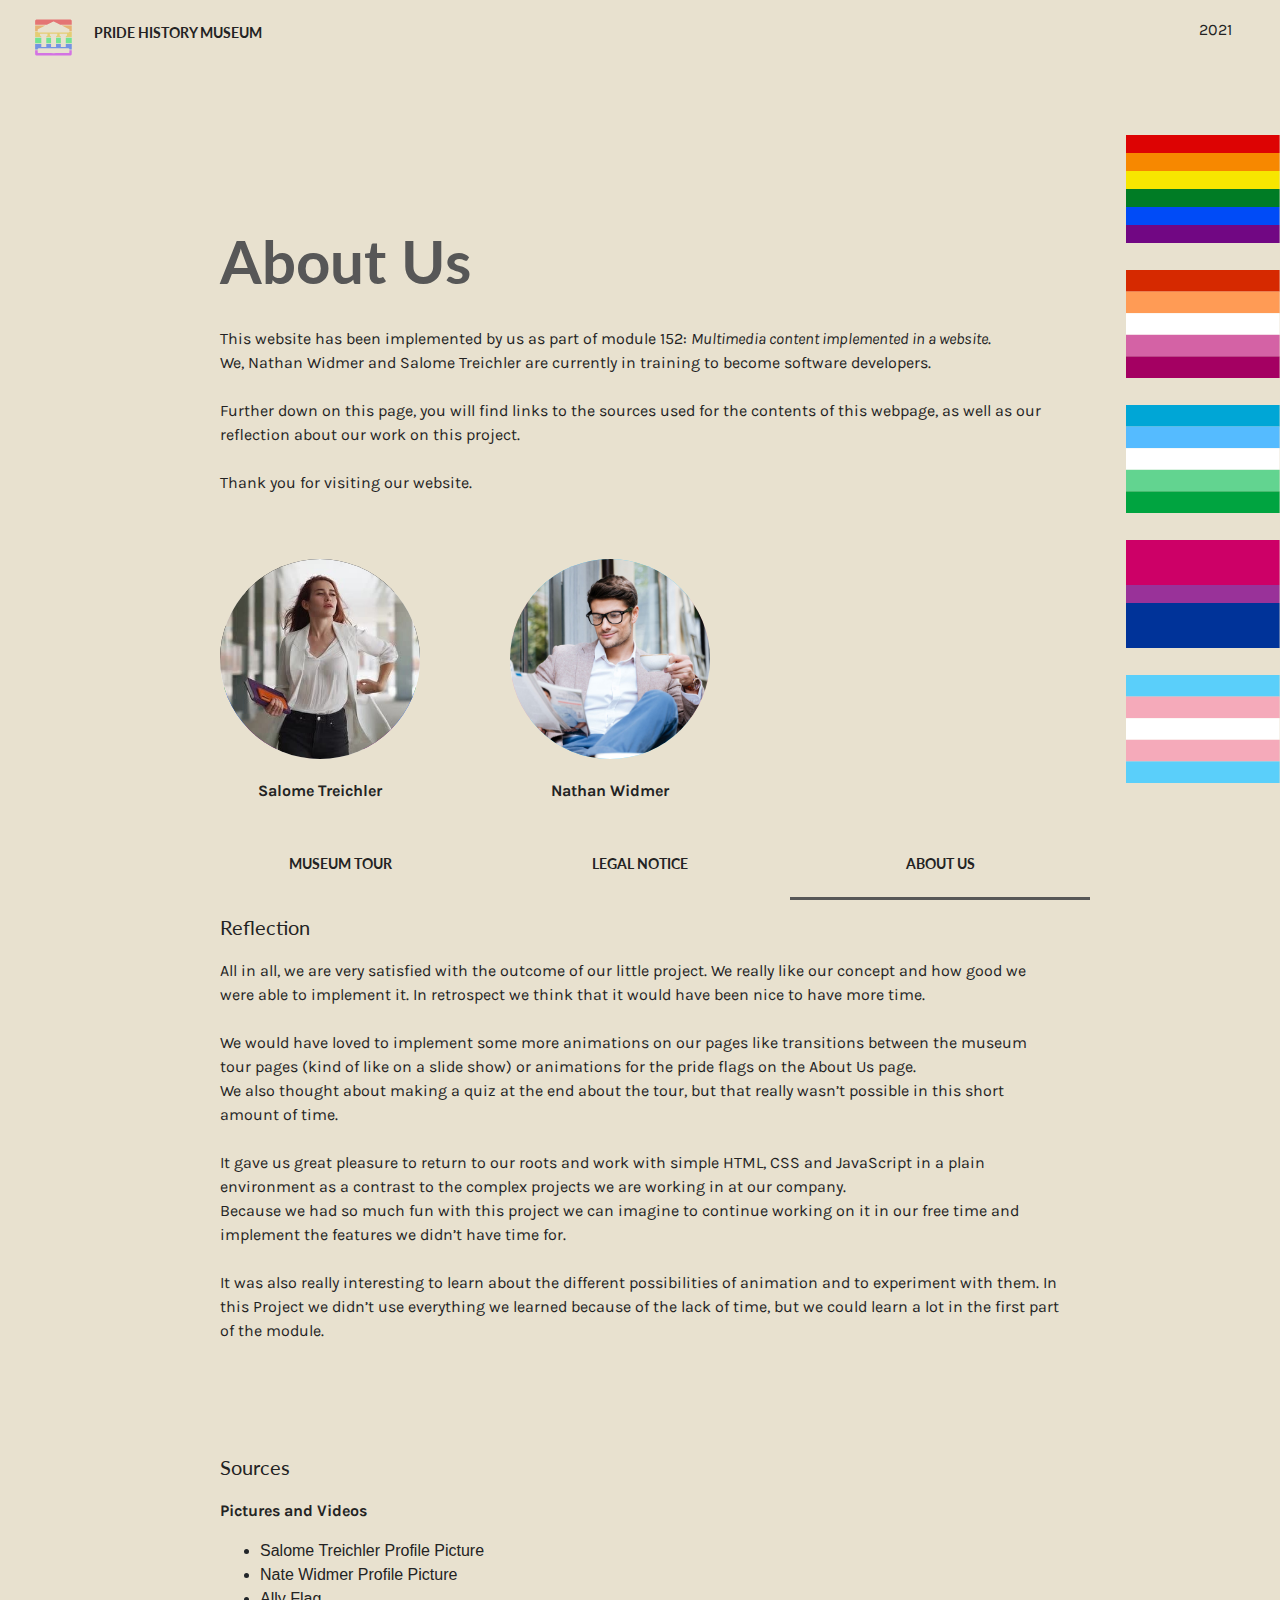
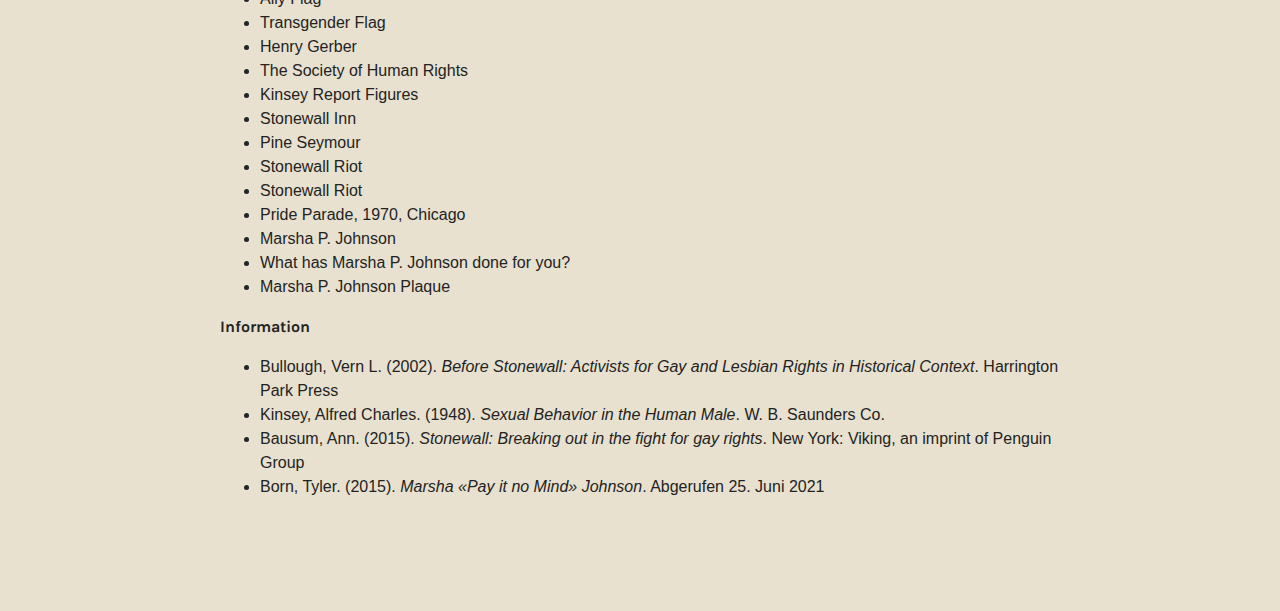
<file: about-us.html>
<!DOCTYPE html>
<html lang="en">

<head>
  <title>Pride History Museum</title>
  <meta charset="utf-8">
  <meta name="viewport" content="width=device-width, initial-scale=1">

  <!--Bootstrap-->
  <link rel="stylesheet" href="https://maxcdn.bootstrapcdn.com/bootstrap/4.5.2/css/bootstrap.min.css">
  <script src="https://ajax.googleapis.com/ajax/libs/jquery/3.5.1/jquery.min.js"></script>
  <script src="https://cdnjs.cloudflare.com/ajax/libs/popper.js/1.16.0/umd/popper.min.js"></script>
  <script src="https://maxcdn.bootstrapcdn.com/bootstrap/4.5.2/js/bootstrap.min.js"></script>

  <!--Our stylesheets-->
  <link rel="stylesheet" href="./css/style.css">
  <link rel="stylesheet" href="./css/about-us.css">
  <!--Google Fonts-->
  <link href='http://fonts.googleapis.com/css?family=Lato:400,700' rel='stylesheet' type='text/css'>
  <link href='https://fonts.googleapis.com/css?family=Karla:700,400' rel='stylesheet' type='text/css'>
</head>

<body>

  <div class="d-flex flex-row justify-content-between align-items-center header fixed-top position-sticky"
    style="width: 100%">
    <div class="p-2">
      <div class="row" style="align-items: center;">
        <img src="data/pridelogo.svg" width="8%" height="8%">
        <h4 style="margin-left: 20px;">PRIDE HISTORY MUSEUM</h4>
      </div>
    </div>
    <div class="p-2">
      <p>2021</p>
    </div>
  </div>

  <div class="container page-content">

    <div id="flag-container">
      <svg id="rainbow-flag" class="flags">
        <rect class="six-stripes" id="red" />
        <rect class="six-stripes" id="orange" />
        <rect class="six-stripes" id="yellow" />
        <rect class="six-stripes" id="green" />
        <rect class="six-stripes" id="blue" />
        <rect class="six-stripes" id="purple" />
      </svg>
      <svg id="lesbian-flag" class="flags">
        <rect class="five-stripes" id="orange" />
        <rect class="five-stripes" id="light-orange" />
        <rect class="five-stripes" id="white" />
        <rect class="five-stripes" id="light-pink" />
        <rect class="five-stripes" id="pink" />
      </svg>
      <svg id="gay-flag" class="flags">
        <rect class="five-stripes" id="blue" />
        <rect class="five-stripes" id="light-blue" />
        <rect class="five-stripes" id="white" />
        <rect class="five-stripes" id="light-green" />
        <rect class="five-stripes" id="green" />
      </svg>
      <svg id="bi-flag" class="flags">
        <rect class="three-stripes" id="pink" />
        <rect class="six-stripes" id="purple" />
        <rect class="three-stripes" id="blue" />
      </svg>
      <svg id="trans-flag" class="flags">
        <rect class="five-stripes" id="light-blue" />
        <rect class="five-stripes" id="light-pink" />
        <rect class="five-stripes" id="white" />
        <rect class="five-stripes" id="light-pink-2" />
        <rect class="five-stripes" id="light-blue-2" />
      </svg>
    </div>

    <h2>About Us</h2>
    <p>
      This website has been implemented by us as part of module 152: <i>Multimedia content implemented in a
        website</i>.<br>
      We, Nathan Widmer and Salome Treichler are currently in training to become software developers.<br>
      <br>
      Further down on this page, you will find links to the sources used for the contents of this webpage, as well as
      our reflection about our work on this project.<br>
      <br>
      Thank you for visiting our website.<br><br><br>
    </p>
    <div class="row d-flex flex-row">
      <div class="col-sm-4 creator">
        <div id="ally-flag-profile">
          <img src="./data/businesswoman.jpg" class="profile-picture">
        </div>
        <p><b>Salome Treichler</b></p>
      </div>
      <div class="col-sm-4 creator">
        <div id="trans-flag-profile">
          <img src="./data/businessman.jpg" class="profile-picture">
        </div>
        <p><b>Nathan Widmer</b></p>
      </div>
    </div>
    <br><br><br><br>
    <h3>Reflection</h3>
    <p>
      All in all, we are very satisfied with the outcome of our little project.
      We really like our concept and how good we were able to implement it. In retrospect we think that it would have
      been nice to have more time. <br><br>
      We would have loved to implement some more animations on our pages like transitions between the museum tour pages
      (kind of like on a slide show) or animations for the pride flags on the About Us page. <br>
      We also thought about making a quiz at the end about the tour, but that really wasn’t possible in this short amount of time. <br><br>
      It gave us great pleasure to return to our roots and work with simple HTML, CSS and JavaScript in a
      plain environment as a contrast to the complex projects we are working in at our company.<br> Because we had so much
      fun with this project we can imagine to continue working on it in our free time and implement the features we
      didn’t have time for.<br><br>
      It was also really interesting to learn about the different possibilities of animation and to experiment with them.
      In this Project we didn’t use everything we learned because of the lack of time, but we could learn a lot in the
      first part of the module.
    </p>
    <br><br><br><br>
    <h3>Sources</h3>
    <p><b>Pictures and Videos</b></p>
    <ul>
      <li>
        <a class="rainbow-link" target="_blank" rel="noopener noreferrer"
          href="https://videohive.net/item/beautiful-business-woman-with-red-hair-in-fashion-clothes-walk-work-near-office/29637840">Salome
          Treichler Profile Picture</a>
      </li>
      <li>
        <a class="rainbow-link" target="_blank" rel="noopener noreferrer"
          href="https://sensiblebusinessmen.com/business-magazines/">Nate Widmer Profile Picture</a>
      </li>
      <li>
        <a class="rainbow-link" target="_blank" rel="noopener noreferrer"
          href="https://en.wikipedia.org/wiki/Straight_ally#/media/File:Straight_Ally_flag.svg">Ally Flag</a>
      </li>
      <li>
        <a class="rainbow-link" target="_blank" rel="noopener noreferrer"
          href="https://en.wikipedia.org/wiki/Transgender_flag#/media/File:Transgender_Pride_flag.svg">Transgender
          Flag</a>
      </li>
      <li>
        <a class="rainbow-link" target="_blank" rel="noopener noreferrer"
          href="https://ponagansetpost.com/16649/news/do-you-know-henry-gerber/">Henry Gerber</a>
      </li>
      <li>
        <a class="rainbow-link" target="_blank" rel="noopener noreferrer"
          href="https://time.graphics/de/event/939594">The Society of Human Rights</a>
      </li>
      <li>
        <a class="rainbow-link" target="_blank" rel="noopener noreferrer"
          href="https://archive.org/details/in.ernet.dli.2015.187552/page/n647/mode/2up">Kinsey Report Figures</a>
      </li>
      <li>
        <a class="rainbow-link" target="_blank" rel="noopener noreferrer"
          href="https://www.nytimes.com/2019/06/27/nyregion/stonewall-inn-nyc-1969.html">Stonewall Inn</a>
      </li>
      <li>
        <a class="rainbow-link" target="_blank" rel="noopener noreferrer"
          href="https://www.nytimes.com/2010/09/08/nyregion/08pine.html">Pine Seymour</a>
      </li>
      <li>
        <a class="rainbow-link" target="_blank" rel="noopener noreferrer"
          href="https://www.nytimes.com/2018/06/20/nyregion/new-york-today-stonewall-forever.html">Stonewall Riot</a>
      </li>
      <li>
        <a class="rainbow-link" target="_blank" rel="noopener noreferrer"
          href="https://www.nytimes.com/2018/06/20/nyregion/new-york-today-stonewall-forever.html">Stonewall Riot</a>
      </li>
      <li>
        <a class="rainbow-link" target="_blank" rel="noopener noreferrer"
          href="https://www.youtube.com/watch?v=gprxmytqKzw">Pride Parade, 1970, Chicago</a>
      </li>
      <li>
        <a class="rainbow-link" target="_blank" rel="noopener noreferrer"
          href="https://www.bbc.co.uk/newsround/52981395">Marsha P. Johnson</a>
      </li>
      <li>
        <a class="rainbow-link" target="_blank" rel="noopener noreferrer"
          href="https://www.youtube.com/watch?v=aEEoAmD9fiE">What has Marsha P. Johnson done for you?</a>
      </li>
      <li>
        <a class="rainbow-link" target="_blank" rel="noopener noreferrer"
          href="https://www.villagepreservation.org/2017/07/06/marsha-p-johnson-trans-activist-stonewall-revolutionary-village-resident/">Marsha
          P. Johnson Plaque</a>
      </li>
    </ul>
    <p><b>Information</b></p>
    <ul>
      <li>
        <a class="rainbow-link" target="_blank" rel="noopener noreferrer"
          href="https://www.routledge.com/Before-Stonewall-Activists-for-Gay-and-Lesbian-Rights-in-Historical-Context/Bullough/p/book/9781560231936">Bullough,
          Vern L. (2002). <i>Before
          Stonewall: Activists for Gay and Lesbian Rights in Historical Context</i>. Harrington Park Press</a>
      </li>
      <li>
        <a class="rainbow-link" target="_blank" rel="noopener noreferrer"
          href="https://www.worldcat.org/title/sexual-behavior-in-the-human-male/oclc/259219">Kinsey, Alfred Charles.
          (1948).
          <i>Sexual Behavior in the Human Male</i>. W. B. Saunders Co.</a>
      </li>
      <li>
        <a class="rainbow-link" target="_blank" rel="noopener noreferrer"
          href="https://www.penguinrandomhouse.com/books/315435/stonewall-breaking-out-in-the-fight-for-gay-rights-by-ann-bausum/">Bausum,
          Ann. (2015).
          <i>Stonewall: Breaking out in the fight for gay rights</i>. New York: Viking, an imprint of Penguin Group</a>
      </li>
      <li>
        <a class="rainbow-link" target="_blank" rel="noopener noreferrer"
          href="https://outhistory.org/exhibits/show/tgi-bios/marsha-p-johnson">Born,
          Tyler. (2015). <i>Marsha «Pay it no Mind» Johnson</i>. Abgerufen 25. Juni 2021
        </a>
      </li>
    </ul>
    <br><br><br><br>
  </div>

  <nav class="navbar fixed-bottom navbar-expand-sm nav-footer">
    <div class="d-flex flex-row justify-content-center align-items-center" style="width: 100%">
      <div class="p-2 menu-item not-active">
        <a class="nav-link center-text" href="./index.html">
          <h4 class="rainbow">MUSEUM TOUR</h4>
        </a>
      </div>
      <div class="p-2 menu-item not-active">
        <a class="nav-link center-text" href="./legal-notice.html">
          <h4 class="rainbow">LEGAL NOTICE</h4>
        </a>
      </div>
      <div class="p-2 menu-item active">
        <a class="nav-link center-text" href="./about-us.html">
          <h4 class="rainbow">ABOUT US</h4>
        </a>
      </div>
    </div>
  </nav>

</body>

</html>
</file>
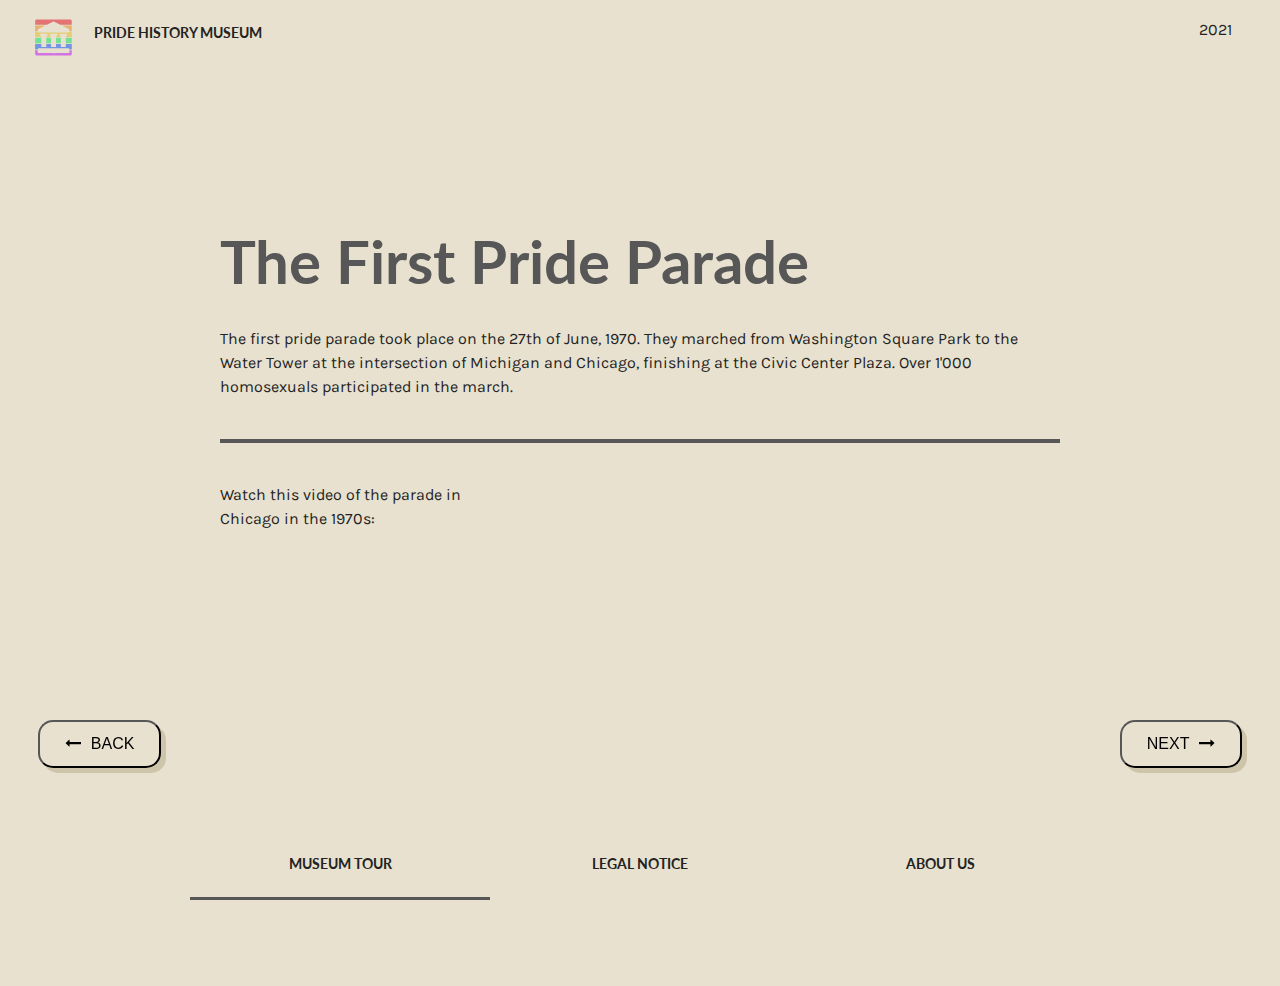
<file: museum-tour/first-pride-parade.html>
<!DOCTYPE html>
<html lang="en">

<head>
    <title>Pride History Museum</title>
    <meta charset="utf-8">
    <meta name="viewport" content="width=device-width, initial-scale=1">

    <!--Bootstrap-->
    <link rel="stylesheet" href="https://maxcdn.bootstrapcdn.com/bootstrap/4.5.2/css/bootstrap.min.css">
    <script src="https://ajax.googleapis.com/ajax/libs/jquery/3.5.1/jquery.min.js"></script>
    <script src="https://cdnjs.cloudflare.com/ajax/libs/popper.js/1.16.0/umd/popper.min.js"></script>
    <script src="https://maxcdn.bootstrapcdn.com/bootstrap/4.5.2/js/bootstrap.min.js"></script>

    <!--Our stylesheets-->
    <link rel="stylesheet" href="../css/style.css">
    <link rel="stylesheet" href="../css/museum-tour.css">

    <!--Google Fonts-->
    <link href='http://fonts.googleapis.com/css?family=Lato:400,700,900,300' rel='stylesheet' type='text/css'>
    <link href='https://fonts.googleapis.com/css?family=Karla:700,400' rel='stylesheet' type='text/css'>

    <!-- Font Awesome -->
    <link href="http://maxcdn.bootstrapcdn.com/font-awesome/4.1.0/css/font-awesome.min.css" rel="stylesheet">

    <!-- AOS -->
    <link href="https://unpkg.com/aos@2.3.1/dist/aos.css" rel="stylesheet">
    <script src="https://unpkg.com/aos@2.3.1/dist/aos.js"></script>
</head>

<body>

    <div class="d-flex flex-row justify-content-between align-items-center header fixed-top position-sticky"
        style="width: 100%">
        <div class="p-2">
            <div class="row" style="align-items: center;">
                <img src="../data/pridelogo.svg" width="8%" height="8%">
                <h4 style="margin-left: 20px;">PRIDE HISTORY MUSEUM</h4>
            </div>
        </div>
        <div class="p-2">
            <p>2021</p>
        </div>
    </div>

    <div class="container page-content">
        <h2>The First Pride Parade</h2>
        <p>
            The first pride parade took place on the 27th of June, 1970. They marched from Washington Square Park to the
            Water Tower at the intersection of Michigan and Chicago, finishing at the Civic Center Plaza. Over 1'000
            homosexuals participated in the march.
            <br><br>
        </p>
        <hr>
        <br>
        <div class="row">
            <div class="col-4">
                <div class="text-container-no-bg">
                    <p>Watch this video of the parade in Chicago in the 1970s:</p>
                </div>
            </div>
            <div class="col-8">
                <div class="text-container-no-bg">
                    <iframe width="550" height="400" src="https://www.youtube.com/embed/gprxmytqKzw"
                        title="YouTube video player" frameborder="0"
                        allow="accelerometer; autoplay; clipboard-write; encrypted-media; gyroscope; picture-in-picture"
                        allowfullscreen></iframe>
                </div>
            </div>
        </div>
        <br><br><br>
        <div class="button-container-right">
            <a href="./marsha-p-johnson.html"><button>next <i class="fa fa-long-arrow-right arrowr"
                        aria-hidden="true"></i></button></a>
        </div>
        <div class="button-container-left">
            <a href="./stonewall-riots.html"><button><i class="fa fa-long-arrow-left arrowl" aria-hidden="true"></i>
                    back</button></a>
        </div>
        <br>
    </div>

    <nav class="navbar fixed-bottom navbar-expand-sm nav-footer">
        <div class="d-flex flex-row justify-content-center align-items-center" style="width: 100%">
            <div class="p-2 menu-item active">
                <a class="nav-link center-text" href="../index.html">
                    <h4 class="rainbow">MUSEUM TOUR</h4>
                </a>
            </div>
            <div class="p-2 menu-item not-active">
                <a class="nav-link center-text" href="../legal-notice.html">
                    <h4 class="rainbow">LEGAL NOTICE</h4>
                </a>
            </div>
            <div class="p-2 menu-item not-active">
                <a class="nav-link center-text" href="../about-us.html">
                    <h4 class="rainbow">ABOUT US</h4>
                </a>
            </div>
        </div>
    </nav>
    <script src="../scripts/aos.js"></script>
</body>

</html>
</file>
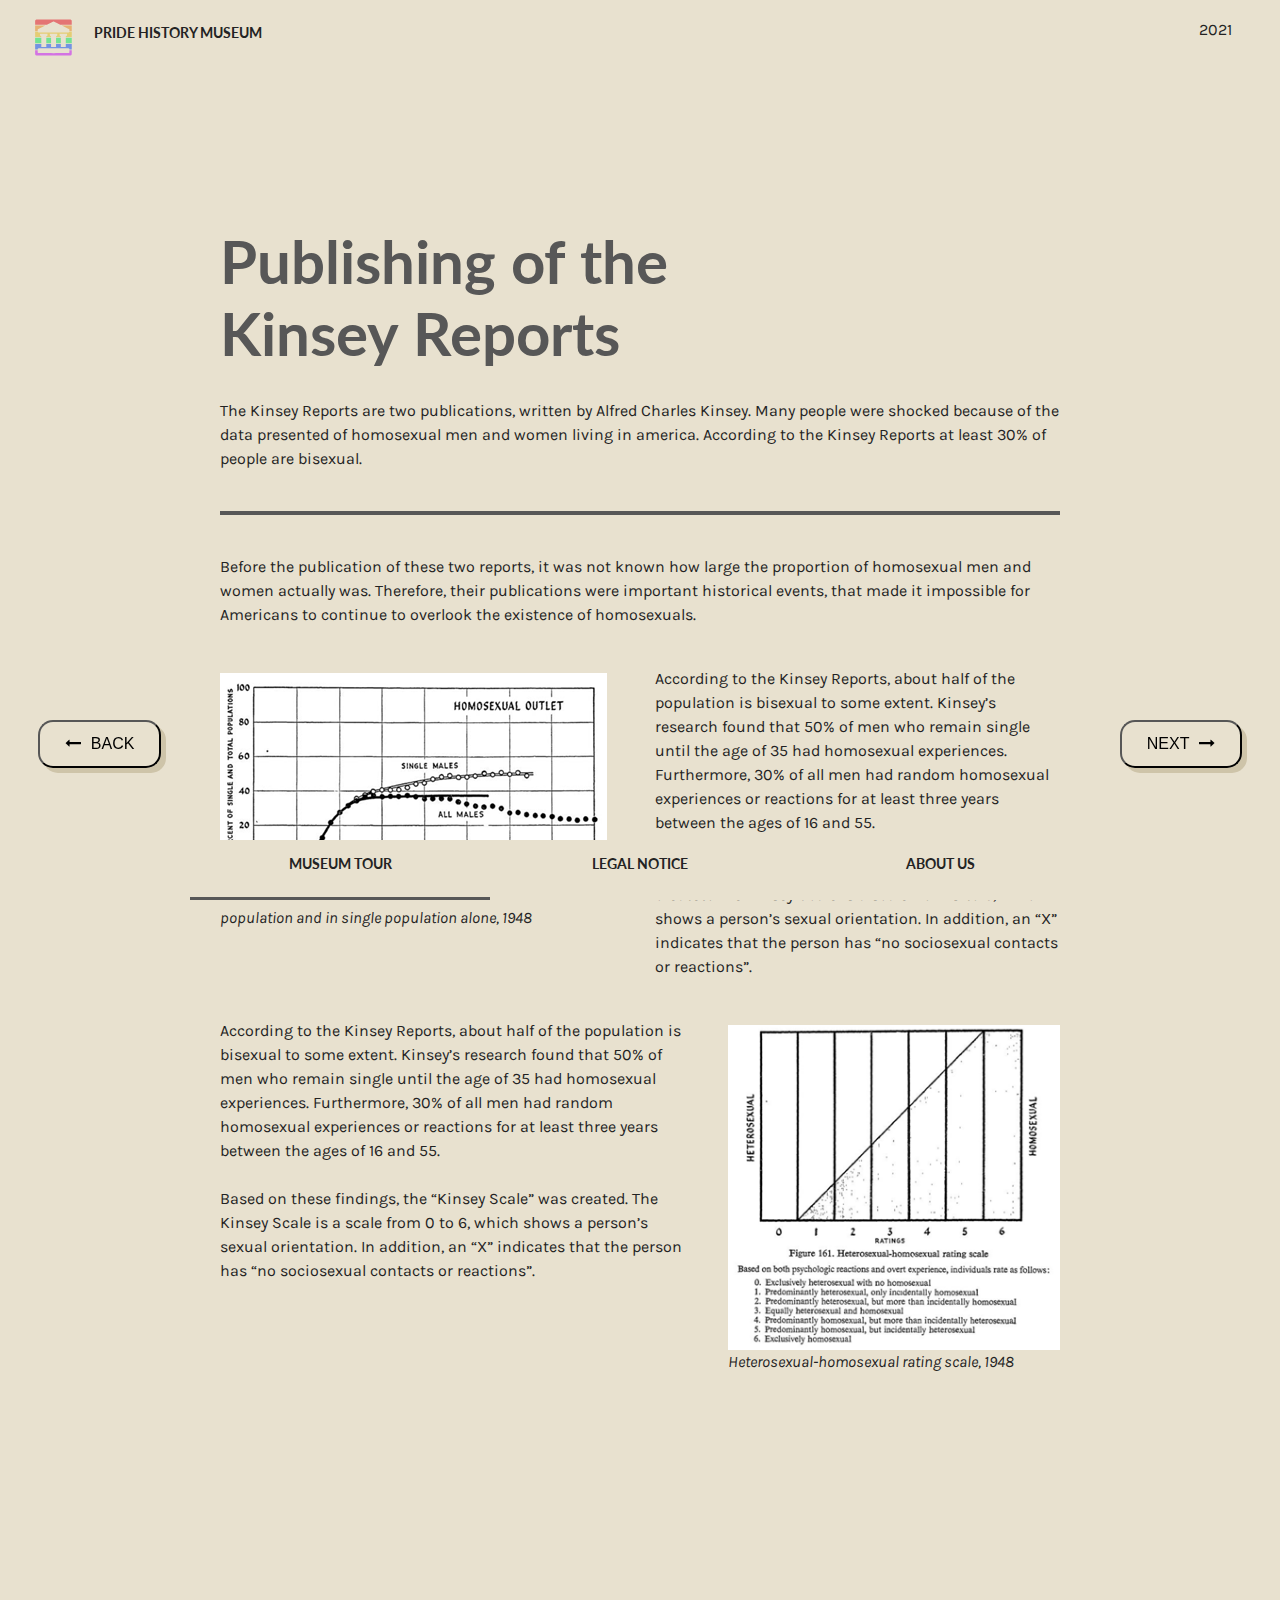
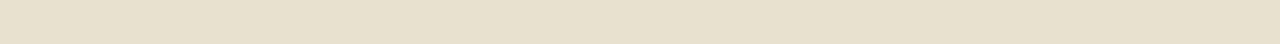
<file: museum-tour/kinsey-reports.html>
<!DOCTYPE html>
<html lang="en">

<head>
    <title>Pride History Museum</title>
    <meta charset="utf-8">
    <meta name="viewport" content="width=device-width, initial-scale=1">

    <!--Bootstrap-->
    <link rel="stylesheet" href="https://maxcdn.bootstrapcdn.com/bootstrap/4.5.2/css/bootstrap.min.css">
    <script src="https://ajax.googleapis.com/ajax/libs/jquery/3.5.1/jquery.min.js"></script>
    <script src="https://cdnjs.cloudflare.com/ajax/libs/popper.js/1.16.0/umd/popper.min.js"></script>
    <script src="https://maxcdn.bootstrapcdn.com/bootstrap/4.5.2/js/bootstrap.min.js"></script>

    <!--Our stylesheets-->
    <link rel="stylesheet" href="../css/style.css">
    <link rel="stylesheet" href="../css/museum-tour.css">

    <!--Google Fonts-->
    <link href='http://fonts.googleapis.com/css?family=Lato:400,700,900,300' rel='stylesheet' type='text/css'>
    <link href='https://fonts.googleapis.com/css?family=Karla:700,400' rel='stylesheet' type='text/css'>

    <!-- Font Awesome -->
    <link href="http://maxcdn.bootstrapcdn.com/font-awesome/4.1.0/css/font-awesome.min.css" rel="stylesheet">

    <!-- AOS -->
    <link href="https://unpkg.com/aos@2.3.1/dist/aos.css" rel="stylesheet">
    <script src="https://unpkg.com/aos@2.3.1/dist/aos.js"></script>
</head>

<body>

    <div class="d-flex flex-row justify-content-between align-items-center header fixed-top position-sticky"
        style="width: 100%">
        <div class="p-2">
            <div class="row" style="align-items: center;">
                <img src="../data/pridelogo.svg" width="8%" height="8%">
                <h4 style="margin-left: 20px;">PRIDE HISTORY MUSEUM</h4>
            </div>
        </div>
        <div class="p-2">
            <p>2021</p>
        </div>
    </div>

    <div class="container page-content">
        <h2>Publishing of the <br> Kinsey Reports</h2>
        <p>
            The Kinsey Reports are two publications, written by Alfred Charles Kinsey. Many people were shocked because
            of the data presented of homosexual men and women living in america. According to the Kinsey Reports at
            least 30% of people are bisexual.
            <br><br>
        </p>
        <hr>
        <br>
        <div class="row">
            <div class="col-12">
                <div class="text-container-no-bg">
                    <p>Before the publication of these two reports, it was not known how large the
                        proportion of homosexual men and women actually was. Therefore, their publications were
                        important historical events,
                        that made it impossible for Americans to continue to overlook the existence of homosexuals.</p>
                </div>
            </div>
        </div>
        <br>
        <div class="row">
            <div class="col-6">
                <div class="img-container-left">
                    <img src="../data/kinsey-report-figure-1.jpg"
                        alt="Kinsey Report statistic on the number of men engaging in homosexual behavior">
                    <figcaption class="caption">Homosexual outlet: accumulative incidence in total U.S population and in
                        single population alone, 1948</figcaption>
                </div>
            </div>
            <div class="col-6">
                <div class="text-container-no-bg">
                    <p>
                        According to the Kinsey Reports, about half of the population is bisexual to some extent.
                        Kinsey’s research found that 50% of men who remain single until the age of 35 had homosexual
                        experiences. Furthermore, 30% of all men had random homosexual experiences or reactions for at
                        least three years between the ages of 16 and 55.<br><br>
                        Based on these findings, the “Kinsey Scale” was created. The Kinsey Scale is a scale from 0
                        to 6, which shows a person’s sexual orientation. In addition, an “X” indicates that the person
                        has “no sociosexual contacts or reactions”.
                    </p>
                </div>
            </div>
        </div>
        <br>
        <div class="row">
            <div class="col-7">
                <div class="text-container-no-bg">
                    <p>
                        According to the Kinsey Reports, about half of the population is bisexual to some extent.
                        Kinsey’s research found that 50% of men who remain single until the age of 35 had homosexual
                        experiences. Furthermore, 30% of all men had random homosexual experiences or reactions for at
                        least three years between the ages of 16 and 55.<br><br>
                        Based on these findings, the “Kinsey Scale” was created. The Kinsey Scale is a scale from 0
                        to 6, which shows a person’s sexual orientation. In addition, an “X” indicates that the person
                        has “no sociosexual contacts or reactions”.
                    </p>
                </div>
            </div>
            <div class="col-5">
                <div class="img-container-right">
                    <img src="../data/kinsey-report-figure-2.jpg" alt="The Kinsey Scale">
                    <figcaption class="caption">Heterosexual-homosexual rating scale, 1948</figcaption>
                </div>
            </div>
        </div>
        <br><br>
        <div class="row">
            <div class="col-12">
                <div class="text-container" data-aos="fade-left">
                    <p>The publication of “Sexual Behavior in the Human Male” was the source of a huge uproar among
                        scientists, psychologists, clerics, moralists and, of course, the general public. Prior to
                        publication, it was assumed that homosexuality is a rare disease or is caused by the impairment
                        of the masculinity or immaturity contrary to heterosexuality. But the report showed that
                        same-sex attractions are part of our normal lives.</p>
                </div>
            </div>
        </div>
        <br><br><br>
        <div class="button-container-right">
            <a href="./stonewall-riots.html"><button>next <i class="fa fa-long-arrow-right arrowr"
                        aria-hidden="true"></i></button></a>
        </div>
        <div class="button-container-left">
            <a href="./society-of-human-rights.html"><button><i class="fa fa-long-arrow-left arrowl"
                        aria-hidden="true"></i>
                    back</button></a>
        </div>
        <br>
    </div>

    <nav class="navbar fixed-bottom navbar-expand-sm nav-footer">
        <div class="d-flex flex-row justify-content-center align-items-center" style="width: 100%">
            <div class="p-2 menu-item active">
                <a class="nav-link center-text" href="../index.html">
                    <h4 class="rainbow">MUSEUM TOUR</h4>
                </a>
            </div>
            <div class="p-2 menu-item not-active">
                <a class="nav-link center-text" href="../legal-notice.html">
                    <h4 class="rainbow">LEGAL NOTICE</h4>
                </a>
            </div>
            <div class="p-2 menu-item not-active">
                <a class="nav-link center-text" href="../about-us.html">
                    <h4 class="rainbow">ABOUT US</h4>
                </a>
            </div>
        </div>
    </nav>

    <script src="../scripts/aos.js"></script>
</body>

</html>
</file>
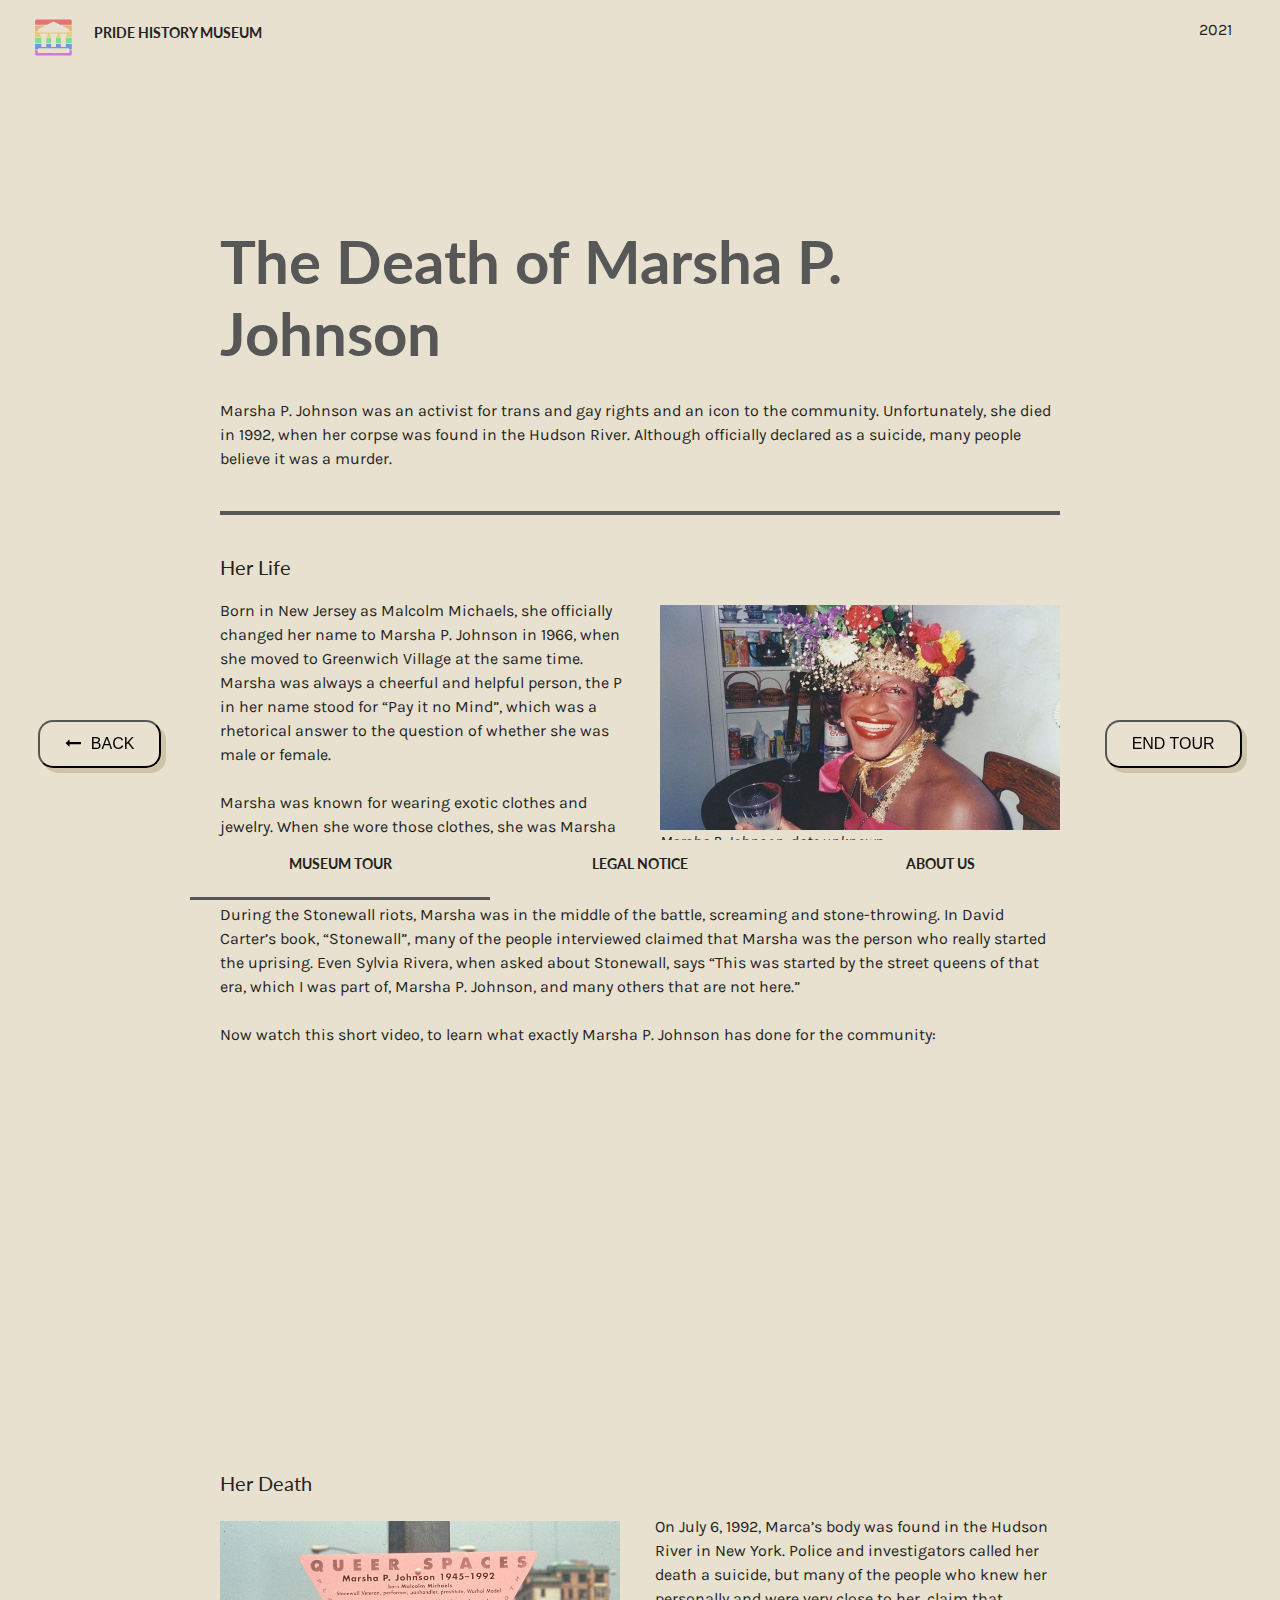
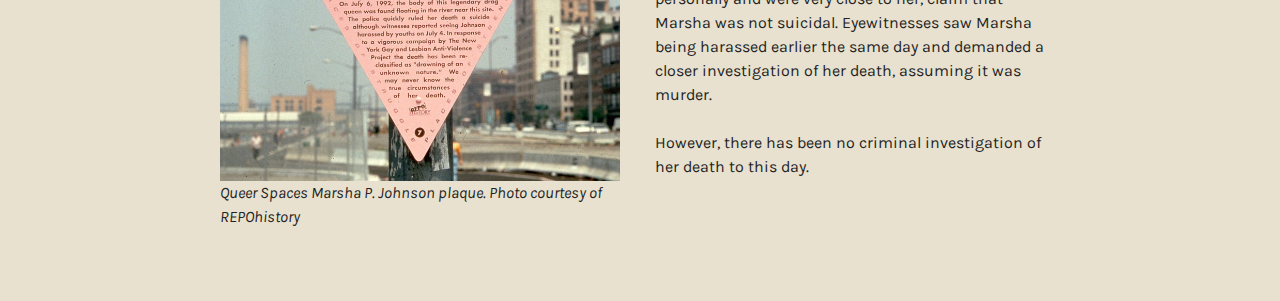
<file: museum-tour/marsha-p-johnson.html>
<!DOCTYPE html>
<html lang="en">

<head>
    <title>Pride History Museum</title>
    <meta charset="utf-8">
    <meta name="viewport" content="width=device-width, initial-scale=1">

    <!--Bootstrap-->
    <link rel="stylesheet" href="https://maxcdn.bootstrapcdn.com/bootstrap/4.5.2/css/bootstrap.min.css">
    <script src="https://ajax.googleapis.com/ajax/libs/jquery/3.5.1/jquery.min.js"></script>
    <script src="https://cdnjs.cloudflare.com/ajax/libs/popper.js/1.16.0/umd/popper.min.js"></script>
    <script src="https://maxcdn.bootstrapcdn.com/bootstrap/4.5.2/js/bootstrap.min.js"></script>

    <!--Our stylesheets-->
    <link rel="stylesheet" href="../css/style.css">
    <link rel="stylesheet" href="../css/museum-tour.css">

    <!--Google Fonts-->
    <link href='http://fonts.googleapis.com/css?family=Lato:400,700,900,300' rel='stylesheet' type='text/css'>
    <link href='https://fonts.googleapis.com/css?family=Karla:700,400' rel='stylesheet' type='text/css'>

    <!-- Font Awesome -->
    <link href="http://maxcdn.bootstrapcdn.com/font-awesome/4.1.0/css/font-awesome.min.css" rel="stylesheet">

    <!-- AOS -->
    <link href="https://unpkg.com/aos@2.3.1/dist/aos.css" rel="stylesheet">
    <script src="https://unpkg.com/aos@2.3.1/dist/aos.js"></script>
</head>

<body>

    <div class="d-flex flex-row justify-content-between align-items-center header fixed-top position-sticky"
        style="width: 100%">
        <div class="p-2">
            <div class="row" style="align-items: center;">
                <img src="../data/pridelogo.svg" width="8%" height="8%">
                <h4 style="margin-left: 20px;">PRIDE HISTORY MUSEUM</h4>
            </div>
        </div>
        <div class="p-2">
            <p>2021</p>
        </div>
    </div>

    <div class="container page-content">
        <h2>The Death of Marsha P. Johnson</h2>
        <p>
            Marsha P. Johnson was an activist for trans and gay rights and an icon to the community. Unfortunately, she
            died in 1992, when her corpse was found in the Hudson River. Although officially declared as a suicide, many
            people believe it was a murder.
            <br><br>
        </p>
        <hr>
        <br>
        <h3>Her Life</h3>
        <div class="row">
            <div class="col-6">
                <div class="text-container-no-bg">
                    <p>Born in New Jersey as Malcolm Michaels, she officially changed her name to Marsha P. Johnson in
                        1966, when she moved to Greenwich Village at the same time. Marsha was always a cheerful and
                        helpful person, the P in her name stood for “Pay it no Mind”, which was a rhetorical answer to
                        the question of whether she was male or female.
                        <br><br>
                        Marsha was known for wearing exotic clothes and jewelry. When she wore those clothes, she was
                        Marsha P. Johnson, but there were times when she switched back to her masculine persona Malcolm.
                        <br>
                    </p>
                </div>
            </div>
            <div class="col-6">
                <div class="img-container-right">
                    <img src="../data/marsha-p-johnson.jpg" alt="Marsha P. Johnson, date unknown">
                    <figcaption class="caption">Marsha P. Johnson, date unknown</figcaption>
                </div>
            </div>
        </div>
        <div class="row">
            <div class="col-12">
                <p>During the Stonewall riots, Marsha was in the middle of the battle, screaming and stone-throwing. In
                    David Carter’s book, “Stonewall”, many of the people interviewed claimed that Marsha was the person
                    who really started the uprising. Even Sylvia Rivera, when asked about Stonewall, says “This was
                    started by
                    the street queens of that era, which I was part of, Marsha P. Johnson, and many others that are not
                    here.”<br><br>
                    Now watch this short video, to learn what exactly Marsha P. Johnson has done for the community:
                </p>
                <br>
                <div class="row justify-content-center">
                    <iframe width="80%" height="360" src="https://www.youtube.com/embed/aEEoAmD9fiE"
                        title="YouTube video player" frameborder="0"
                        allow="accelerometer; autoplay; clipboard-write; encrypted-media; gyroscope; picture-in-picture"
                        allowfullscreen></iframe>
                </div>
            </div>
            <br>
            <br>
        </div>

        <br>
        <h3>Her Death</h3>
        <div class="row">
            <div class="col-6">
                <div class="img-container-left">
                    <img src="../data/marsha-p-johnson-plaque.jpg" alt="Queer Spaces Marsha P. Johnson plaque">
                    <figcaption class="caption">Queer Spaces Marsha P. Johnson plaque. Photo courtesy of REPOhistory
                    </figcaption>
                </div>
            </div>
            <div class="col-6">
                <div class="text-container-no-bg">
                    <p>
                        On July 6, 1992, Marca’s body was found in the Hudson River in New York. Police and
                        investigators called her death a suicide, but many of the people who knew her personally and
                        were very close to her, claim that Marsha was not suicidal. Eyewitnesses saw Marsha being
                        harassed earlier the same day and demanded a closer investigation of her death, assuming it was
                        murder.
                        <br><br>
                        However, there has been no criminal investigation of her death to this day.
                    </p>
                </div>
            </div>
        </div>
        <br><br>
        <div class="button-container-right">
            <a href="../index.html"><button>end tour</button></a>
        </div>
        <div class="button-container-left">
            <a href="./first-pride-parade.html"><button><i class="fa fa-long-arrow-left arrowl" aria-hidden="true"></i>
                    back</button></a>
        </div>
        <br>
    </div>

    <nav class="navbar fixed-bottom navbar-expand-sm nav-footer">
        <div class="d-flex flex-row justify-content-center align-items-center" style="width: 100%">
            <div class="p-2 menu-item active">
                <a class="nav-link center-text" href="../index.html">
                    <h4 class="rainbow">MUSEUM TOUR</h4>
                </a>
            </div>
            <div class="p-2 menu-item not-active">
                <a class="nav-link center-text" href="../legal-notice.html">
                    <h4 class="rainbow">LEGAL NOTICE</h4>
                </a>
            </div>
            <div class="p-2 menu-item not-active">
                <a class="nav-link center-text" href="../about-us.html">
                    <h4 class="rainbow">ABOUT US</h4>
                </a>
            </div>
        </div>
    </nav>
    <script src="../scripts/aos.js"></script>
</body>

</html>
</file>
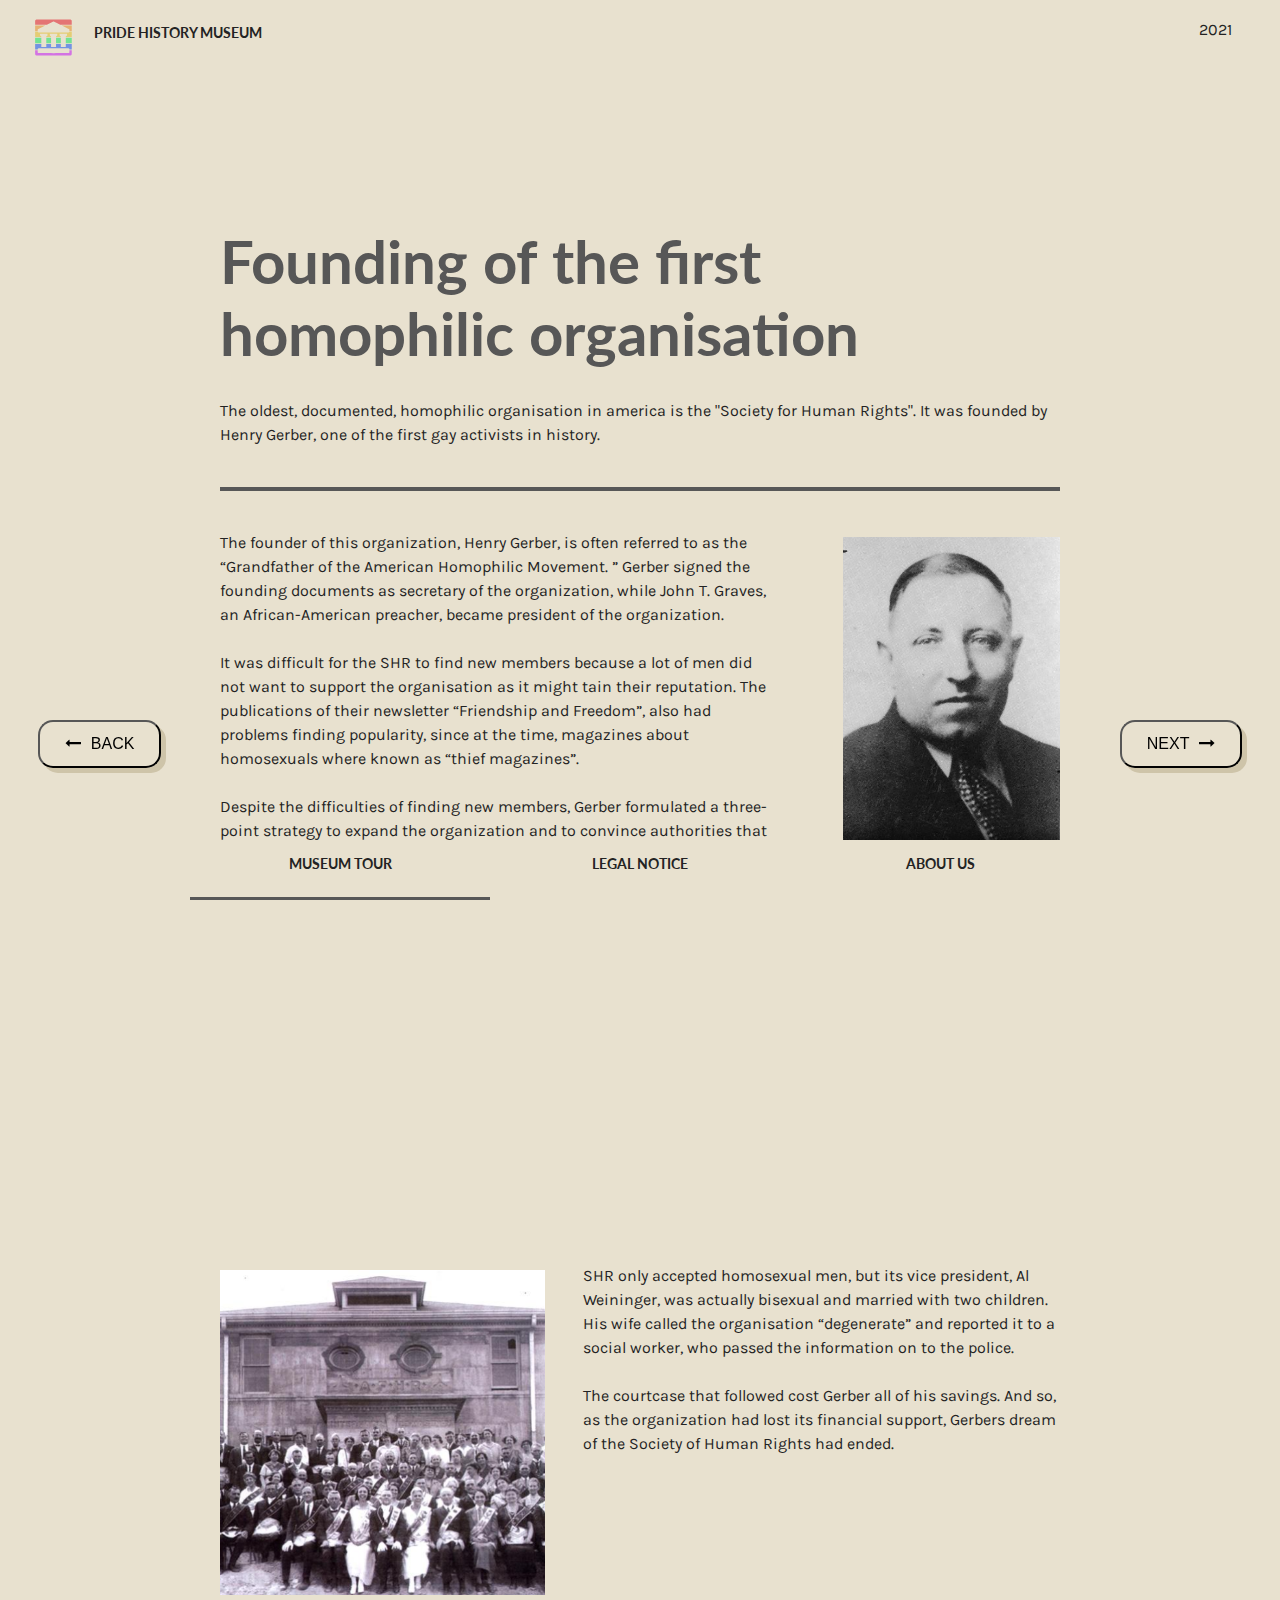
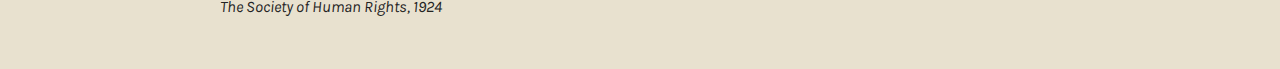
<file: museum-tour/society-of-human-rights.html>
<!DOCTYPE html>
<html lang="en">

<head>
    <title>Pride History Museum</title>
    <meta charset="utf-8">
    <meta name="viewport" content="width=device-width, initial-scale=1">

    <!--Bootstrap-->
    <link rel="stylesheet" href="https://maxcdn.bootstrapcdn.com/bootstrap/4.5.2/css/bootstrap.min.css">
    <script src="https://ajax.googleapis.com/ajax/libs/jquery/3.5.1/jquery.min.js"></script>
    <script src="https://cdnjs.cloudflare.com/ajax/libs/popper.js/1.16.0/umd/popper.min.js"></script>
    <script src="https://maxcdn.bootstrapcdn.com/bootstrap/4.5.2/js/bootstrap.min.js"></script>

    <!--Our stylesheets-->
    <link rel="stylesheet" href="../css/style.css">
    <link rel="stylesheet" href="../css/museum-tour.css">

    <!--Google Fonts-->
    <link href='http://fonts.googleapis.com/css?family=Lato:400,700,900,300' rel='stylesheet' type='text/css'>
    <link href='https://fonts.googleapis.com/css?family=Karla:700,400' rel='stylesheet' type='text/css'>

    <!-- Font Awesome -->
    <link href="http://maxcdn.bootstrapcdn.com/font-awesome/4.1.0/css/font-awesome.min.css" rel="stylesheet">

    <!-- AOS -->
    <link href="https://unpkg.com/aos@2.3.1/dist/aos.css" rel="stylesheet">
    <script src="https://unpkg.com/aos@2.3.1/dist/aos.js"></script>

</head>

<body>

    <div class="d-flex flex-row justify-content-between align-items-center header fixed-top position-sticky"
        style="width: 100%">
        <div class="p-2">
            <div class="row" style="align-items: center;">
                <img src="../data/pridelogo.svg" width="8%" height="8%">
                <h4 style="margin-left: 20px;">PRIDE HISTORY MUSEUM</h4>
            </div>
        </div>
        <div class="p-2">
            <p>2021</p>
        </div>
    </div>

    <div class="container page-content">
        <h2>Founding of the first<br> homophilic organisation</h2>
        <p>
            The oldest, documented, homophilic organisation in america is the "Society for Human Rights". It was founded
            by Henry Gerber, one of the first gay activists in history.
            <br><br>
        </p>
        <hr>
        <br>
        <div class="row">
            <div class="col-8">
                <div class="text-container-no-bg">
                    <p>The founder of this organization, Henry Gerber, is often referred to as the
                        “Grandfather of the American
                        Homophilic Movement. ” Gerber signed the founding documents as secretary of the organization,
                        while John
                        T. Graves, an African-American preacher, became president of the organization.
                        <br><br>
                        It was difficult for the SHR to find new members because a lot of men did not want to support
                        the organisation as it might tain their reputation. The publications of their newsletter
                        “Friendship and Freedom”, also had problems finding popularity, since at the time, magazines
                        about homosexuals where known as “thief magazines”.
                        <br><br>
                        Despite the difficulties of finding new members, Gerber formulated a three-point strategy to
                        expand the organization and to convince authorities that there was a need for change.
                    </p>
                </div>
            </div>
            <div class="col-4">
                <div class="img-container-right">
                    <img src="../data/henry-gerber.jpg" alt="Henry Gerber">
                    <figcaption class="caption">Henry Gerber, date unknown</figcaption>
                </div>
            </div>
        </div>
        <br>
        <div class="row">
            <div class="col-12">
                <div class="text-container" data-aos="fade-right">
                    <h3>Gerber's three-point strategy:</h3>
                    <br>
                    <ol>
                        <li>
                            <p>
                                We would engage in a series of lectures pointing out the attitude of society in
                                relation
                                to their own behavior and especially urging against the seduction of adolescents
                            </p>
                        </li>
                        <li>
                            <p>Through a publication named Friendship and Freedom we would keep the
                                homophile world in touch with the progress of our efforts, The publication was to
                                refrain from advocating sexual acts and would serve as a forum of discussion</p>
                        </li>
                        <li>
                            <p>Through self-discipline, homophiles would win the confidence and
                                assistance of legal authorities and legislators in understanding the problem: that these
                                authorities should be educated on the futility and folly of long prison terms for those
                                committing homosexual acts, etc</p>
                        </li>
                    </ol>
                </div>
            </div>
        </div>
        <br><br>
        <div class="row final-row">
            <div class="col-5">
                <div class="img-container-left">
                    <img src="../data/society-of-human-rights.jpg" alt="The Society of Human Rights">
                    <figcaption class="caption">The Society of Human Rights, 1924</figcaption>
                </div>
            </div>
            <div class="col-7">
                <div class="text-container-no-bg">
                    <p>
                        SHR only accepted homosexual men, but its vice president, Al Weininger, was actually bisexual
                        and married with two children. His wife called the organisation “degenerate” and reported it to
                        a social worker, who passed the information on to the police.
                        <br><br>
                        The courtcase that followed cost Gerber all of his savings. And so, as the organization had lost
                        its financial support, Gerbers dream of the Society of Human Rights had ended.
                    </p>
                </div>
            </div>
        </div>
        <div class="button-container-right">
            <a href="./kinsey-reports.html"><button>next <i class="fa fa-long-arrow-right arrowr"
                        aria-hidden="true"></i></button></a>
        </div>
        <div class="button-container-left">
            <a href="./timeline.html"><button><i class="fa fa-long-arrow-left arrowl" aria-hidden="true"></i>
                    back</button></a>
        </div>
    </div>

    <nav class="navbar fixed-bottom navbar-expand-sm nav-footer">
        <div class="d-flex flex-row justify-content-center align-items-center" style="width: 100%">
            <div class="p-2 menu-item active">
                <a class="nav-link center-text" href="../index.html">
                    <h4 class="rainbow">MUSEUM TOUR</h4>
                </a>
            </div>
            <div class="p-2 menu-item not-active">
                <a class="nav-link center-text" href="../legal-notice.html">
                    <h4 class="rainbow">LEGAL NOTICE</h4>
                </a>
            </div>
            <div class="p-2 menu-item not-active">
                <a class="nav-link center-text" href="../about-us.html">
                    <h4 class="rainbow">ABOUT US</h4>
                </a>
            </div>
        </div>
    </nav>
    <script src="../scripts/aos.js"></script>
</body>

</html>
</file>
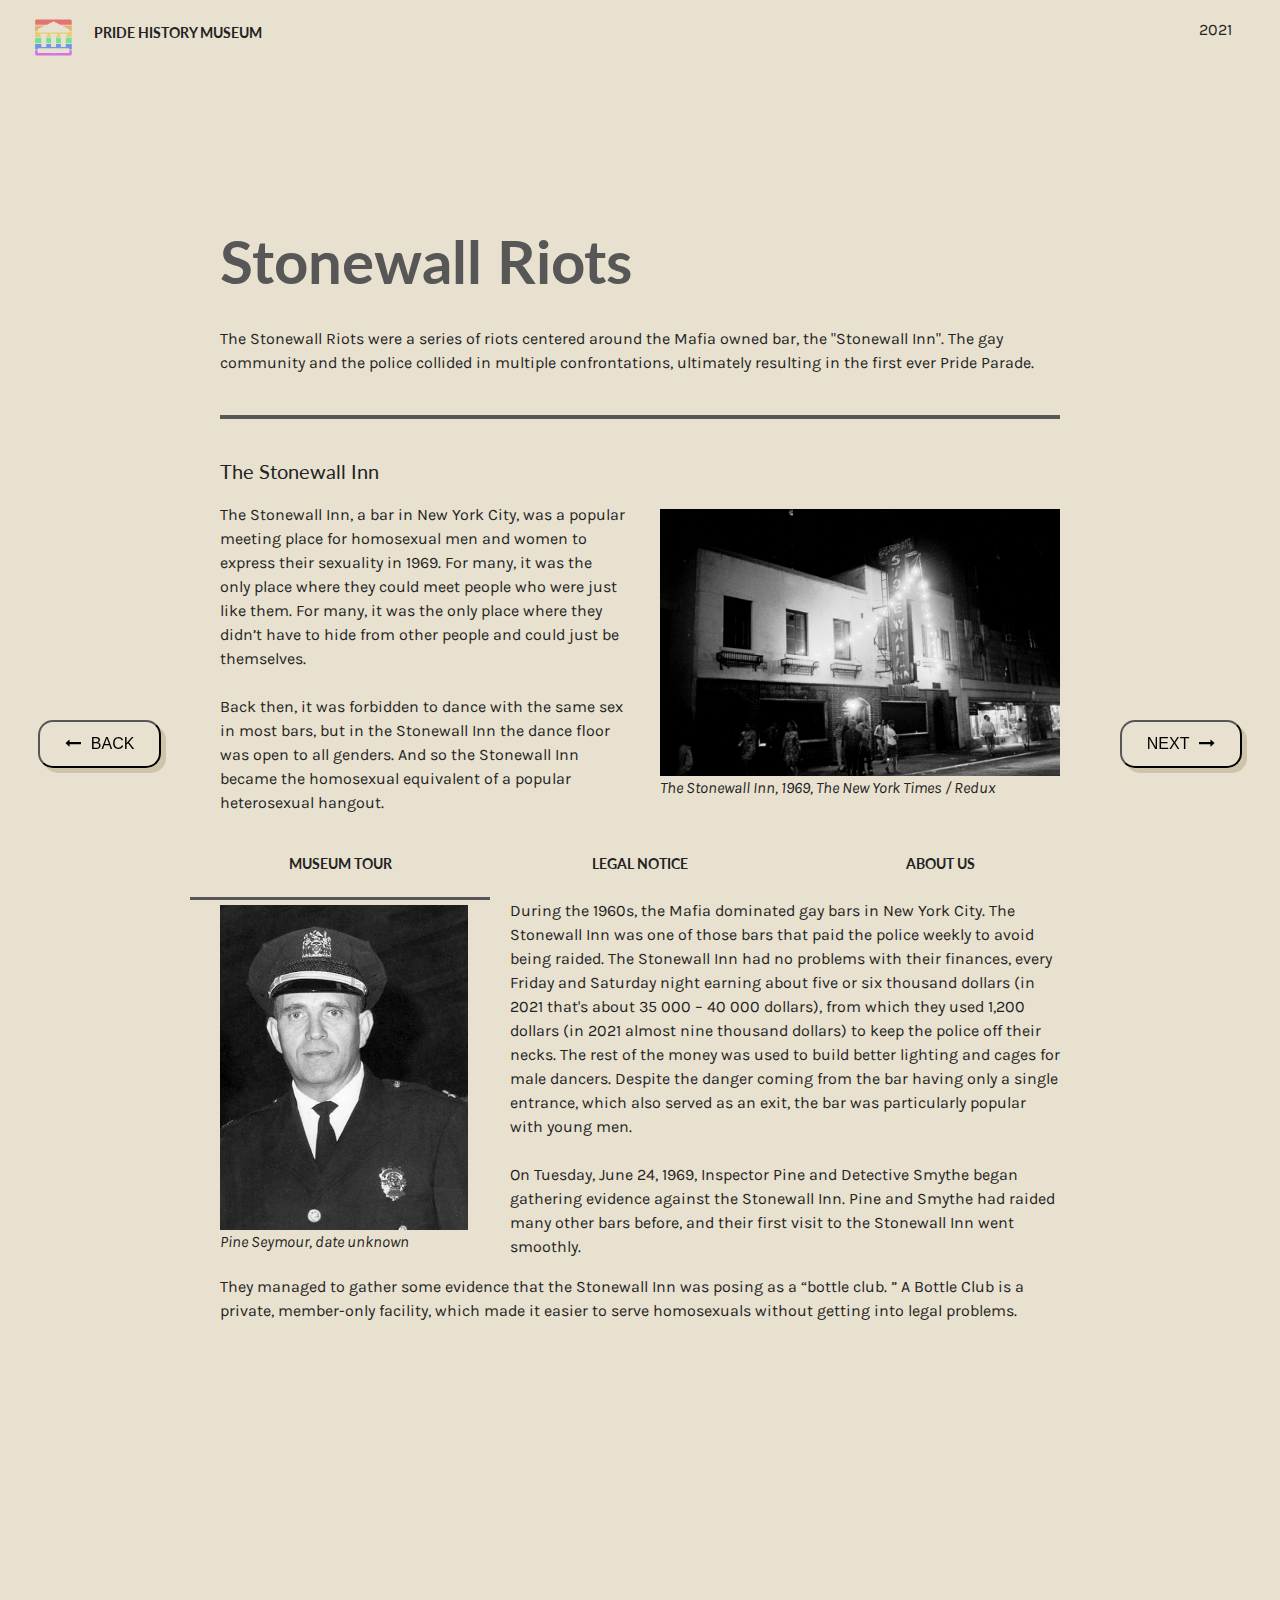
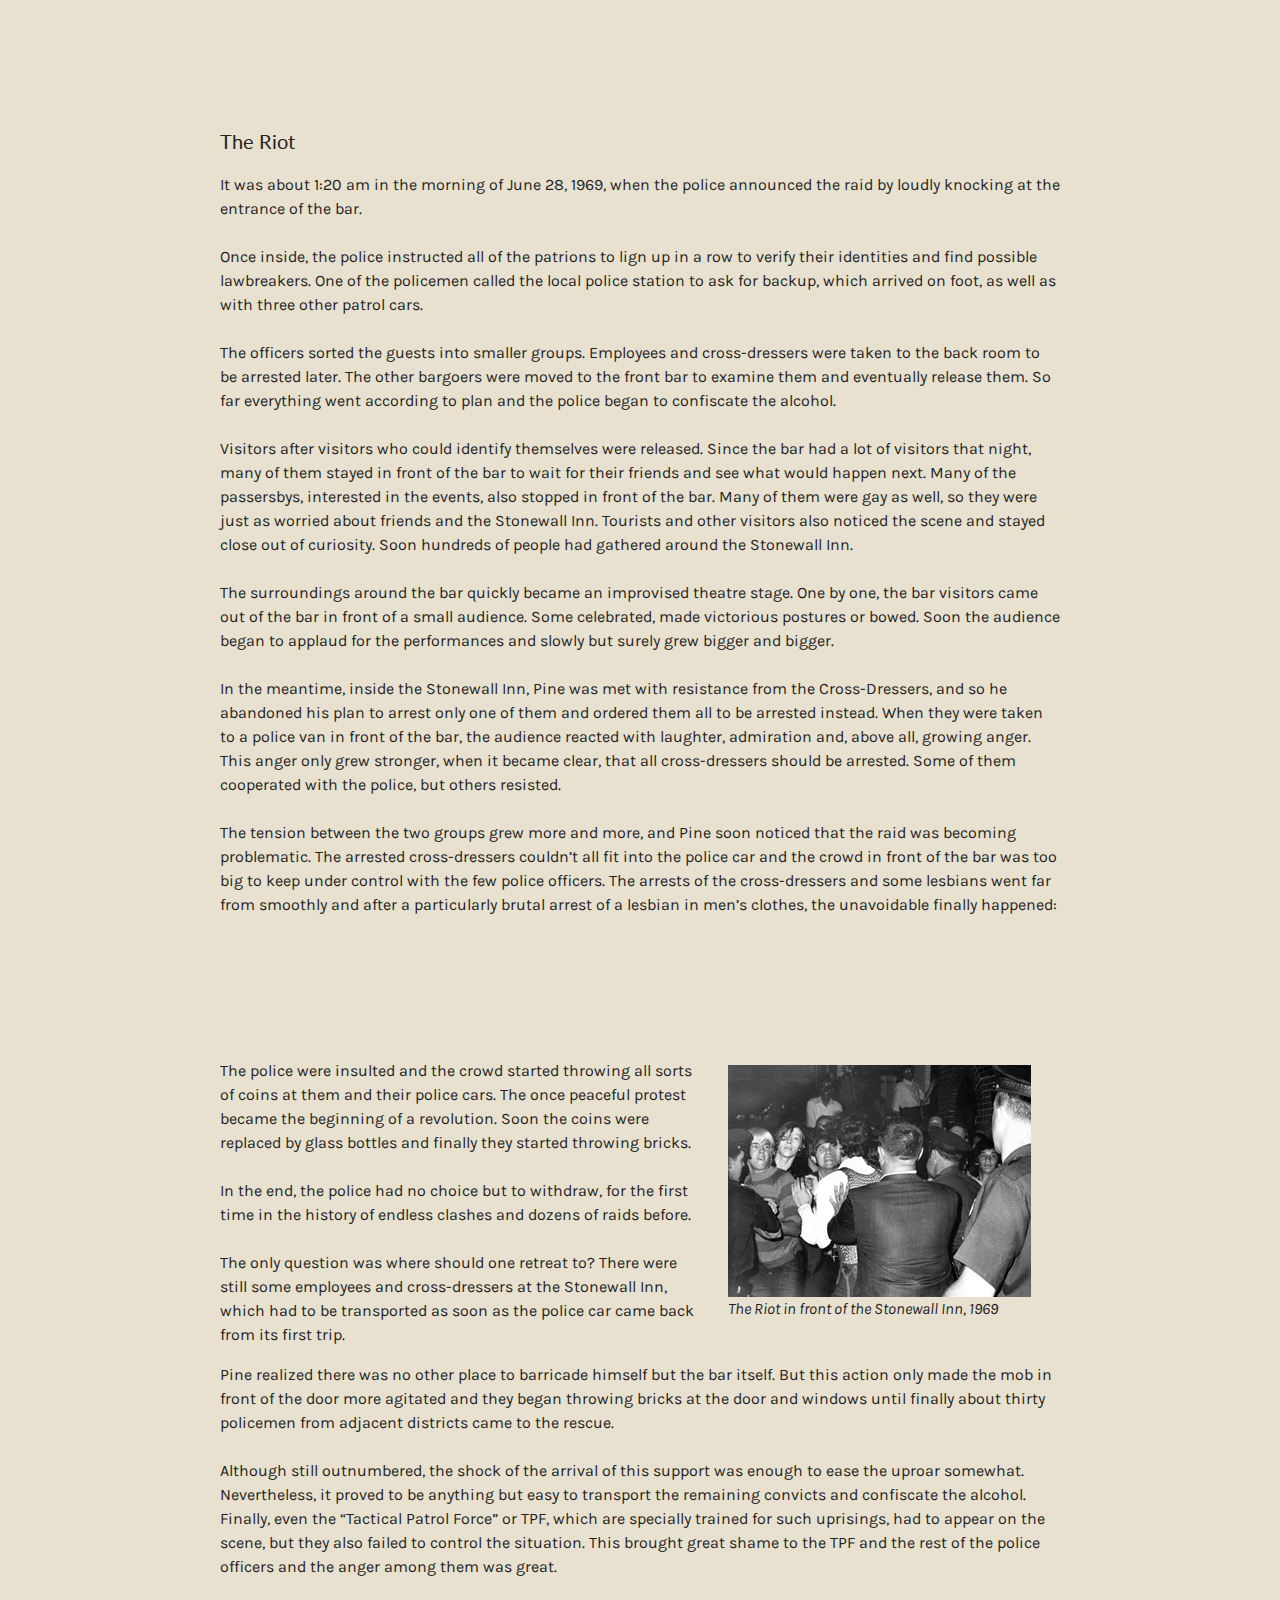
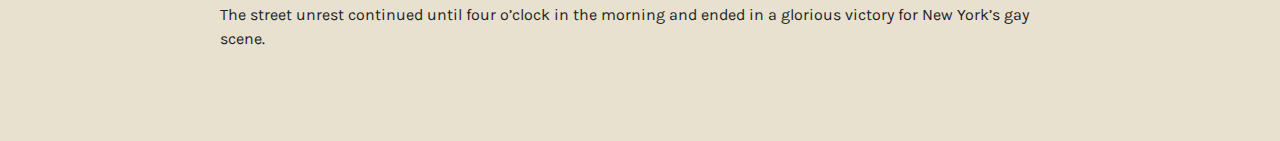
<file: museum-tour/stonewall-riots.html>
<!DOCTYPE html>
<html lang="en">

<head>
    <title>Pride History Museum</title>
    <meta charset="utf-8">
    <meta name="viewport" content="width=device-width, initial-scale=1">

    <!--Bootstrap-->
    <link rel="stylesheet" href="https://maxcdn.bootstrapcdn.com/bootstrap/4.5.2/css/bootstrap.min.css">
    <script src="https://ajax.googleapis.com/ajax/libs/jquery/3.5.1/jquery.min.js"></script>
    <script src="https://cdnjs.cloudflare.com/ajax/libs/popper.js/1.16.0/umd/popper.min.js"></script>
    <script src="https://maxcdn.bootstrapcdn.com/bootstrap/4.5.2/js/bootstrap.min.js"></script>

    <!--Our stylesheets-->
    <link rel="stylesheet" href="../css/style.css">
    <link rel="stylesheet" href="../css/museum-tour.css">

    <!--Google Fonts-->
    <link href='http://fonts.googleapis.com/css?family=Lato:400,700,900,300' rel='stylesheet' type='text/css'>
    <link href='https://fonts.googleapis.com/css?family=Karla:700,400' rel='stylesheet' type='text/css'>

    <!-- Font Awesome -->
    <link href="http://maxcdn.bootstrapcdn.com/font-awesome/4.1.0/css/font-awesome.min.css" rel="stylesheet">

    <!-- AOS -->
    <link href="https://unpkg.com/aos@2.3.1/dist/aos.css" rel="stylesheet">
    <script src="https://unpkg.com/aos@2.3.1/dist/aos.js"></script>
</head>

<body>

    <div class="d-flex flex-row justify-content-between align-items-center header fixed-top position-sticky"
        style="width: 100%">
        <div class="p-2">
            <div class="row" style="align-items: center;">
                <img src="../data/pridelogo.svg" width="8%" height="8%">
                <h4 style="margin-left: 20px;">PRIDE HISTORY MUSEUM</h4>
            </div>
        </div>
        <div class="p-2">
            <p>2021</p>
        </div>
    </div>

    <div class="container page-content">
        <h2>Stonewall Riots</h2>
        <p>
            The Stonewall Riots were a series of riots centered around the Mafia owned bar, the "Stonewall Inn". The gay
            community and the police collided in multiple confrontations, ultimately resulting in the first ever Pride
            Parade.
            <br><br>
        </p>
        <hr>
        <br>
        <h3>The Stonewall Inn</h3>
        <div class="row">
            <div class="col-6">
                <div class="text-container-no-bg">
                    <p>The Stonewall Inn, a bar in New York City, was a popular meeting place for homosexual men and
                        women to express their sexuality in 1969. For many, it was the only place where they could meet
                        people who were just like them. For many, it was the only place where they didn’t have to hide
                        from other people and could just be themselves.<br><br>
                        Back then, it was forbidden to dance with the same sex in most bars, but in the Stonewall Inn
                        the
                        dance floor was open to all genders. And so the Stonewall Inn became the homosexual equivalent
                        of a
                        popular heterosexual hangout.</p>
                </div>
            </div>
            <div class="col-6">
                <div class="img-container-right">
                    <img src="../data/stonewall-inn.jpg" alt="Morris, Larry C, 1969, The New York Times / Redux">
                    <figcaption class="caption">The Stonewall Inn, 1969, The New York Times / Redux</figcaption>
                </div>
            </div>
        </div>
        <br>
        <h3>A little bit of Backstory</h3>
        <div class="row">
            <div class="col-4">
                <div class="img-container-left">
                    <img src="../data/pine-seymour.jpg" alt="Pine Seymour">
                    <figcaption class="caption">Pine Seymour, date unknown</figcaption>
                </div>
            </div>
            <div class="col-8">
                <div class="text-container-no-bg">
                    <p>
                        During the 1960s, the Mafia dominated gay bars in New York City. The Stonewall Inn was one of
                        those bars that paid the police weekly to avoid being raided. The Stonewall Inn had no problems
                        with their finances, every Friday and Saturday night earning about five or six thousand
                        dollars (in 2021 that's about 35 000 – 40 000 dollars), from which they used
                        1,200 dollars (in 2021 almost nine thousand dollars) to keep the police off their necks. The
                        rest of the money was used to build better lighting and cages for male dancers. Despite the
                        danger coming from the bar having only a single entrance, which also served as an exit, the bar
                        was particularly popular with young men.
                        <br><br>
                        On Tuesday, June 24, 1969, Inspector Pine and Detective Smythe began gathering evidence against
                        the Stonewall Inn. Pine and Smythe had raided many other bars before, and their first visit to
                        the Stonewall Inn went smoothly.
                    </p>
                </div>
            </div>
        </div>
        <div class="row">
            <div class="col-12">
                <div class="text-container-no-bg">
                    <p>
                        They managed to gather some evidence that the Stonewall Inn was
                        posing as a “bottle club. ” A Bottle Club is a private, member-only facility, which made it
                        easier
                        to serve homosexuals without getting into legal problems.
                    </p>
                </div>
            </div>
        </div>
        <br>
        <div class="row">
            <div class="col-12">
                <div class="text-container" data-aos="fade-right">
                    <h3>Pine's Plan</h3>
                    <br>
                    <p>Pine was well prepared for the second raid. He assembled a small team consisting of four men from
                        another district, two undercover police officers from a neighboring district, and Detective
                        Smythe.
                        <br><br>
                        His original plan was for four undercover cops to enter the bar. Two men and two women. These
                        would mix with the crowd and observe the business. After they had seen enough to be used as
                        eyewitnesses, they were asked to leave the bar, rejoin the rest of the group and demand entry
                        into the bar together. Once they were in the bar, they would request backup through a
                        transmitter to tackle the raid together.
                        <br><br>
                        Pine’s plan was to confiscate the liquor from the
                        bar and arrest the staff. In addition, they wanted to take one of the cross-dressers with them
                        as proof that the bar allowed this, still forbidden, form of expression.
                    </p>
                </div>
            </div>
        </div>
        <br><br>
        <h3>The Riot</h3>
        <div class="row">
            <div class="col-12">
                <div class="text-container-no-bg">
                    <p>
                        It was about 1:20 am in the morning of June 28, 1969, when the police announced the raid by
                        loudly knocking at the entrance of the bar.
                        <br><br>
                        Once inside, the police instructed all of the patrions to lign up in a row to verify their
                        identities and
                        find possible lawbreakers. One of the policemen called the local police station to ask for
                        backup,
                        which arrived on foot, as well as with three other patrol cars.
                        <br><br>
                        The officers sorted the guests into smaller groups. Employees and cross-dressers were taken to
                        the back room to be arrested later. The other bargoers were moved to the front bar to examine
                        them and eventually release them. So far everything went according to plan and the police began
                        to confiscate the alcohol.
                        <br><br>
                        Visitors after visitors who could identify themselves were released. Since the bar had a lot of
                        visitors that night, many of them stayed in front of the bar to wait for their friends and see
                        what would happen next. Many of the passersbys, interested in the events, also stopped in front
                        of the bar. Many of them were gay as well, so they were just as worried about friends and the
                        Stonewall Inn. Tourists and other visitors also noticed the scene and stayed close out of
                        curiosity. Soon hundreds of people had gathered around the Stonewall Inn.
                        <br><br>
                        The surroundings around the bar quickly became an improvised theatre stage. One by one, the bar
                        visitors came out of the bar in front of a small audience. Some celebrated, made victorious
                        postures or bowed. Soon the audience began to applaud for the performances and slowly but surely
                        grew bigger and bigger.
                        <br><br>
                        In the meantime, inside the Stonewall Inn, Pine was met with resistance from the Cross-Dressers,
                        and so he abandoned his plan to arrest only one of them and ordered them all to be arrested
                        instead. When they were taken to a police van in front of the bar, the audience reacted with
                        laughter, admiration and, above all, growing anger. This anger only grew stronger, when it
                        became clear, that all cross-dressers should be arrested. Some of them cooperated with the
                        police, but others resisted.
                        <br><br>
                        The tension between the two groups grew more and more, and Pine soon noticed that the raid was
                        becoming problematic. The arrested cross-dressers couldn’t all fit into the police car and the
                        crowd in front of the bar was too big to keep under control with the few police officers. The
                        arrests of the cross-dressers and some lesbians went far from smoothly and after a particularly
                        brutal arrest of a lesbian in men’s clothes, the unavoidable finally happened:
                    </p>
                </div>
            </div>
        </div>
        <br>
        <div class="row">
            <div class="col-12">
                <div class="text-container" data-aos="fade-left">
                    <p>The crowd became a mob and from this mob, an uprising started.
                    </p>
                </div>
            </div>
        </div>
        <br><br>
        <div class="row">
            <div class="col-7">
                <div class="text-container-no-bg">
                    <p>
                        The police were insulted and the crowd started throwing all sorts of coins at them and their
                        police cars. The once peaceful protest became the beginning of a revolution. Soon the
                        coins were replaced by glass bottles and finally they started throwing bricks.
                        <br><br>
                        In the end, the police had no choice but to withdraw, for the first time in the
                        history of endless clashes and dozens of raids before.
                        <br><br>
                        The only question was where should one retreat to? There were still some employees and
                        cross-dressers at the Stonewall Inn, which had to be transported as soon as the police car came
                        back from its first trip.
                    </p>
                </div>
            </div>
            <div class="col-5">
                <div class="img-container-left">
                    <img src="../data/stonewall-riot.jpg" alt="The riots in front of the Stonwall Inn">
                    <figcaption class="caption">The Riot in front of the Stonewall Inn, 1969</figcaption>
                </div>
            </div>
        </div>
        <div class="row final-row">
            <div class="col-12">
                <div class="text-container-no-bg">
                    <p>
                        Pine realized there was no other place to barricade himself but the
                        bar itself. But this
                        action only made the mob in front of the door more agitated and they began throwing bricks at
                        the door and windows until finally about thirty policemen from adjacent districts came to the
                        rescue.
                        <br><br>
                        Although still outnumbered, the shock of the arrival of this support was enough to ease the
                        uproar somewhat. Nevertheless, it proved to be anything but easy to transport the remaining
                        convicts and confiscate the alcohol. Finally, even the “Tactical Patrol Force” or TPF, which are
                        specially trained for such uprisings, had to appear on the scene, but they also failed to
                        control the situation. This brought great shame to the TPF and the rest of the police officers
                        and the anger among them was great.
                        <br><br>
                        The street unrest continued until four o’clock in the morning and ended in a glorious victory
                        for New York’s gay scene.
                    </p>
                </div>
            </div>
        </div>

        <div class="button-container-right">
            <a href="./first-pride-parade.html"><button>next <i class="fa fa-long-arrow-right arrowr"
                        aria-hidden="true"></i></button></a>
        </div>
        <div class="button-container-left">
            <a href="./kinsey-reports.html"><button><i class="fa fa-long-arrow-left arrowl" aria-hidden="true"></i>
                    back</button></a>
        </div>
        <br>
    </div>

    <nav class="navbar fixed-bottom navbar-expand-sm nav-footer">
        <div class="d-flex flex-row justify-content-center align-items-center" style="width: 100%">
            <div class="p-2 menu-item active">
                <a class="nav-link center-text" href="../index.html">
                    <h4 class="rainbow">MUSEUM TOUR</h4>
                </a>
            </div>
            <div class="p-2 menu-item not-active">
                <a class="nav-link center-text" href="../legal-notice.html">
                    <h4 class="rainbow">LEGAL NOTICE</h4>
                </a>
            </div>
            <div class="p-2 menu-item not-active">
                <a class="nav-link center-text" href="../about-us.html">
                    <h4 class="rainbow">ABOUT US</h4>
                </a>
            </div>
        </div>
    </nav>
    <script src="../scripts/aos.js"></script>
</body>

</html>
</file>
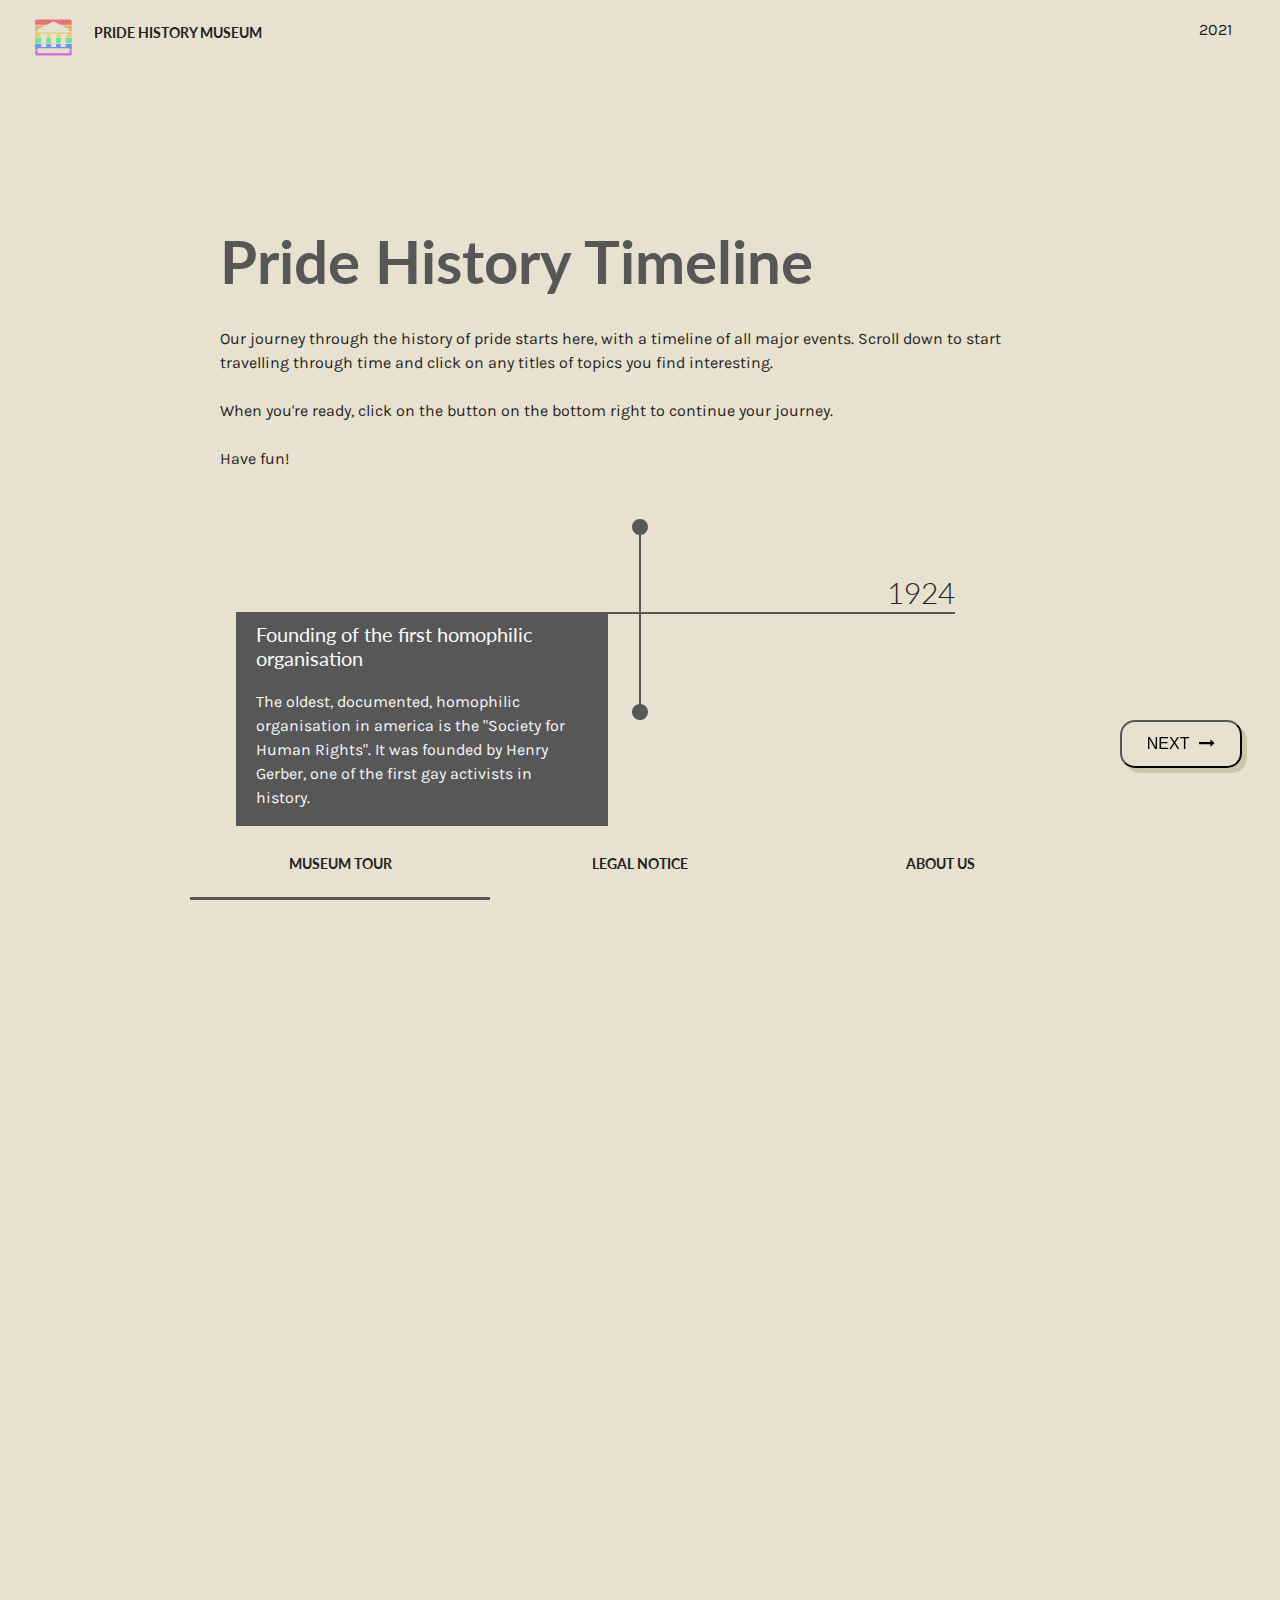
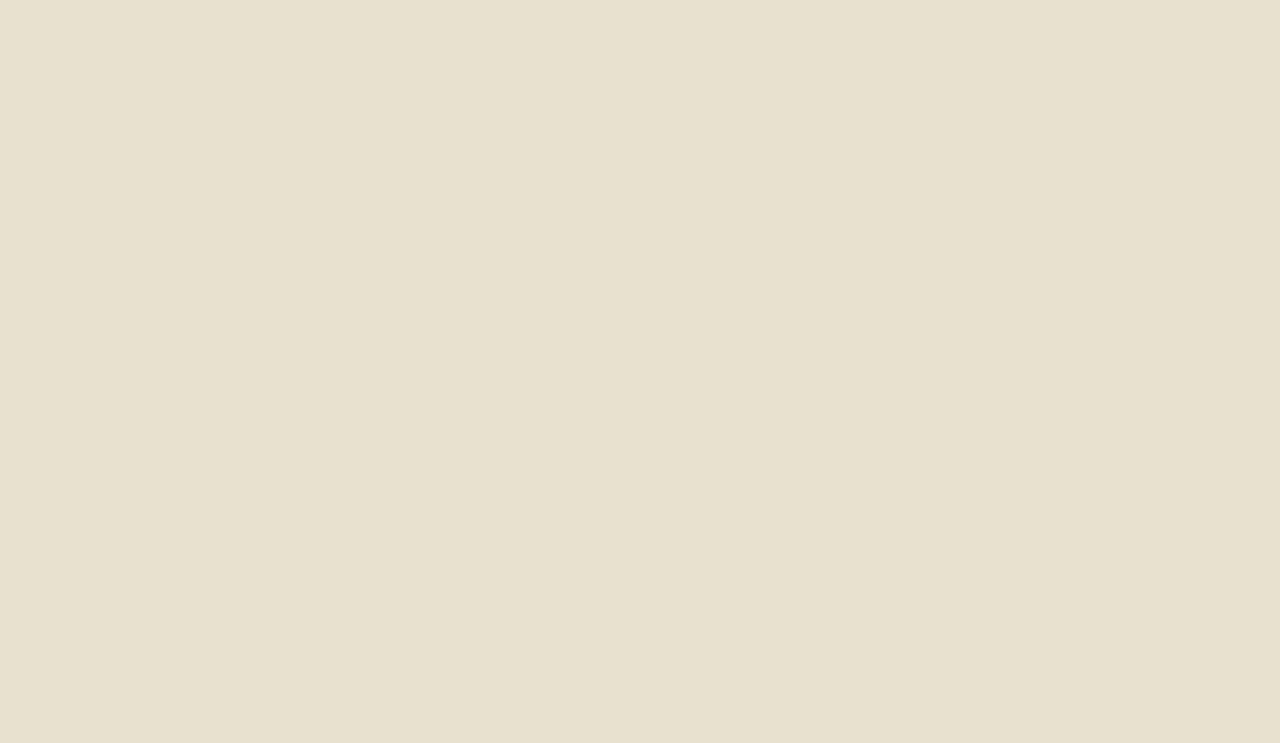
<file: museum-tour/timeline.html>
<!DOCTYPE html>
<html lang="en">

<head>
    <title>Pride History Museum</title>
    <meta charset="utf-8">
    <meta name="viewport" content="width=device-width, initial-scale=1">

    <!--Bootstrap-->
    <link rel="stylesheet" href="https://maxcdn.bootstrapcdn.com/bootstrap/4.5.2/css/bootstrap.min.css">
    <script src="https://ajax.googleapis.com/ajax/libs/jquery/3.5.1/jquery.min.js"></script>
    <script src="https://cdnjs.cloudflare.com/ajax/libs/popper.js/1.16.0/umd/popper.min.js"></script>
    <script src="https://maxcdn.bootstrapcdn.com/bootstrap/4.5.2/js/bootstrap.min.js"></script>

    <!--Our stylesheets-->
    <link rel="stylesheet" href="../css/style.css">
    <link rel="stylesheet" href="../css/timeline.css">

    <!--Google Fonts-->
    <link href='http://fonts.googleapis.com/css?family=Lato:400,700,900,300' rel='stylesheet' type='text/css'>
    <link href='https://fonts.googleapis.com/css?family=Karla:700,400' rel='stylesheet' type='text/css'>

    <!-- Font Awesome -->
    <link href="http://maxcdn.bootstrapcdn.com/font-awesome/4.1.0/css/font-awesome.min.css" rel="stylesheet">

</head>

<body>

    <div class="d-flex flex-row justify-content-between align-items-center header fixed-top position-sticky"
        style="width: 100%">
        <div class="p-2">
            <div class="row" style="align-items: center;">
                <img src="../data/pridelogo.svg" width="8%" height="8%">
                <h4 style="margin-left: 20px;">PRIDE HISTORY MUSEUM</h4>
            </div>
        </div>
        <div class="p-2">
            <p>2021</p>
        </div>
    </div>

    <div class="container page-content">
        <h2>Pride History Timeline</h2>
        <p>
            Our journey through the history of pride starts here, with a timeline of all major events.
            Scroll down to start travelling through time and click on any titles of topics you find interesting.
            <br><br>
            When you're ready, click on the button on the bottom right to continue your journey.
            <br><br>
            Have fun!<br><br><br>
        </p>
        <div class="timeline">
            <div class="timeline-line"></div>
            <div class="timeline-section">
                <div class="timeline-section-line">
                    <h5 class="right">1924</h5>
                </div>
                <div class="timeline-section-content">
                    <h3 class="white-text"><a class="pastel-rainbow-link" rel="noopener noreferrer" href="./society-of-human-rights.html">Founding of the first homophilic organisation</a></h3>
                    <p class="white-text">The oldest, documented, homophilic organisation in america is the "Society
                        for Human Rights". It was founded by Henry Gerber, one of the first gay activists in history.
                    </p>
                </div>
            </div>
            <div class="timeline-section">
                <div class="timeline-section-line">
                    <h5 class="left">1948 & 1953</h5>
                </div>
                <div class="timeline-section-content">
                    <h3 class="white-text"><a class="pastel-rainbow-link" rel="noopener noreferrer" href="./kinsey-reports.html">Publishing of the Kinsey Reports</a></h3>
                    <p class="white-text">The Kinsey Reports are two publications, written by Alfred Charles Kinsey.
                        Many people were shocked because of the data presented of homosexual men and women living in
                        america. According to the Kinsey Reports at least 30% of people are bisexual.
                    </p>
                </div>
            </div>
            <div class="timeline-section">
                <div class="timeline-section-line">
                    <h5 class="right">1969</h5>
                </div>
                <div class="timeline-section-content">
                    <h3 class="white-text"><a class="pastel-rainbow-link" rel="noopener noreferrer" href="./stonewall-riots.html">Stonewall Riots</a></h3>
                    <p class="white-text">The Stonewall Riots were a series of riots centered around the Mafia owned
                        bar, the "Stonewall Inn". The gay community and the police collided in multiple confrontations,
                        ultimately resulting in the first ever Pride Parade.</p>
                </div>
            </div>
            <div class="timeline-section">
                <div class="timeline-section-line">
                    <h5 class="left">1970</h5>
                </div>
                <div class="timeline-section-content">
                    <h3 class="white-text"><a class="pastel-rainbow-link" rel="noopener noreferrer" href="./first-pride-parade.html">The First Pride Parade</a></h3>
                    <p class="white-text">The first pride parade took place on the 27th of June, 1970. They marched
                        from Washington Square Park to the Water Tower at the intersection of Michigan and Chicago,
                        finishing at the Civic Center Plaza. Over 1'000 homosexuals participated in the march.</p>
                </div>
            </div>
            <div class="timeline-section">
                <div class="timeline-section-line">
                    <h5 class="right">1992</h5>
                </div>
                <div class="timeline-section-content">
                    <h3 class="white-text"><a class="pastel-rainbow-link" rel="noopener noreferrer" href="./marsha-p-johnson.html">The Death of Marsha P. Johnson</a></h3>
                    <p class="white-text">Marsha P. Johnson was an activist for trans and gay rights and an icon to
                        the community. Unfortunately, she died in 1992, when her corpse was found
                        in the Hudson River. Although officially declared as a suicide, many people believe it was a
                        murder.</p>
                </div>
            </div>
        </div>
        <div class="button-container-right">
            <a href="./society-of-human-rights.html"><button>next <i class="fa fa-long-arrow-right arrowr" aria-hidden="true"></i></button></a>
        </div>
        <br>
    </div>

    <nav class="navbar fixed-bottom navbar-expand-sm nav-footer">
        <div class="d-flex flex-row justify-content-center align-items-center" style="width: 100%">
            <div class="p-2 menu-item active">
                <a class="nav-link center-text" href="../index.html">
                    <h4 class="rainbow">MUSEUM TOUR</h4>
                </a>
            </div>
            <div class="p-2 menu-item not-active">
                <a class="nav-link center-text" href="../legal-notice.html">
                    <h4 class="rainbow">LEGAL NOTICE</h4>
                </a>
            </div>
            <div class="p-2 menu-item not-active">
                <a class="nav-link center-text" href="../about-us.html">
                    <h4 class="rainbow">ABOUT US</h4>
                </a>
            </div>
        </div>
    </nav>

    <script src="../scripts/timeline.js"></script>
</body>

</html>
</file>
<file: css/style.css>
html, body {
    background-color: #E8E1CF;
    margin: 0;
    height: 100%;
    overflow-x: clip
}

h1 {
    font-family: 'Lato', sans-serif;
    font-weight: 900;
    font-size: 65pt;
    color: #575757;
    text-transform: uppercase;
}

h2 {
    font-family: 'Lato', sans-serif;
    font-weight: 700;
    font-size: 60px;
    margin-bottom: 30px;
    margin-top: 50px;
    color: #575757;
}

h3 {
    font-family: 'Lato', sans-serif;
    font-weight: 400;
    font-size: 20px;
    margin-bottom: 20px;
    color: #232323;
}

h4 {
    font-family: 'Lato', sans-serif;
    font-weight: 700;
    font-size: 14px;
    color: #232323;
}

h5 {
    font-family: 'Lato', sans-serif;
    font-weight: 300;
    font-size: 30px;
    color: #232323;
}

p {
    font-family: 'Karla', sans-serif;
    font-weight: 400;
    font-size: 16px;
    color: #232323;
}

.white-text {
    color: #F9F9FB !important;
}

.page-content{
    width: 100%;
    height: 100%;
    padding: 100px 150px 100px 150px;
}

.nav-footer{
    background-color: #E8E1CF;
    height: 60px;
}

.nav-link {
    color: #232323;
}

.nav-link:hover {
    color: #232323;
}

.rainbow-link {
    color: #232323;
    width: fit-content;
}

.rainbow-link:hover{
    background: #DD0303;
    background: -webkit-linear-gradient(left, #F78800 , #F7E600, #007C25, #004BF7, #710783);
    background: -o-linear-gradient(right, #F78800, #F7E600, #007C25, #004BF7, #710783);
    background: -moz-linear-gradient(right, #F78800, #F7E600, #007C25, #004BF7, #710783);
    background: linear-gradient(to right, #F78800 , #F7E600, #007C25, #004BF7, #710783);
    -webkit-background-clip: text;
    -webkit-text-fill-color: transparent;
    text-decoration: none;
}

.pastel-rainbow-link {
    color: #F9F9FB;
    width: fit-content;
}

.pastel-rainbow-link:hover{
    background: #e47474;
    background: -webkit-linear-gradient(left, #e6b273 , #e4cd74, #73e393, #7393e3, #d373e3);
    background: -o-linear-gradient(right, #e6b273, #e4cd74, #73e393, #7393e3, #d373e3);
    background: -moz-linear-gradient(right, #e6b273, #e4cd74, #73e393, #7393e3, #d373e3);
    background: linear-gradient(to right, #e6b273 , #e4cd74, #73e393, #7393e3, #d373e3);
    -webkit-background-clip: text;
    -webkit-text-fill-color: transparent;
    text-decoration: none;
}

a:hover{
    color: #232323;
}

.menu-item{
    width: 300px;
    text-align: center;
}

.active {
    border-bottom: 3px solid #575757;
}

.not-active{
    border-bottom: 3px solid #E8E1CF;
}

.header {
    background-color: #E8E1CF;
    width:100%;
    height: 75px;
    padding: 0px 40px 0px 40px;
}

.rainbow:hover {
    width: fit-content;
    background: #DD0303;
    background: -webkit-linear-gradient(left, #F78800 , #F7E600, #007C25, #004BF7, #710783);
    background: -o-linear-gradient(right, #F78800, #F7E600, #007C25, #004BF7, #710783);
    background: -moz-linear-gradient(right, #F78800, #F7E600, #007C25, #004BF7, #710783);
    background: linear-gradient(to right, #F78800 , #F7E600, #007C25, #004BF7, #710783);
    -webkit-background-clip: text;
    -webkit-text-fill-color: transparent;
}

.center-text{
    display: flex;
    justify-content: center;
}

button {
    background-color: transparent;
    border-radius: 15px;
    border-color: #575757;
    padding: 10px 25px 10px 25px;
    text-transform: uppercase;
    font-size: 16px;
    box-shadow: 5px 5px #cec4a9;
    transition: all .2s;
}

button:hover {
    box-shadow: none;
    transform: none;
}

button:focus {
    outline: none;
}

.arrowr {
    animation: slider 1s ease-in-out infinite;
    margin-left: 5px;
}

.arrowl {
    animation: slidel 1s ease-in-out infinite;
    margin-right: 5px;
}

@keyframes slider {
    0%,
    100% {
        transform: translate(0, 0);
    }

    50% {
        transform: translate(10px, 0);
    }
}

@keyframes slidel {
    0%,
    100% {
        transform: translate(0, 0);
    }

    50% {
        transform: translate(-10px, 0px);
    }
}

.button-container-right {
    position: fixed;
    display: flex;
    flex-wrap: wrap-reverse;
    flex-direction: row-reverse;
    top: 80vh;
    right: 0;
    margin-right: 3vw;
    z-index: 1000;
}

.button-container-left {
    position: fixed;
    display: flex;
    flex-wrap: wrap-reverse;
    flex-direction: row-reverse;
    top: 80vh;
    left: 0;
    margin-left: 3vw;
    z-index: 1000;
}

.text-container {
    background-color: #575757;
    padding: 15px;
    width: fit-content;
    box-shadow: 5px 5px 5px #23232342;
}

.text-container p {
    color: #F9F9FB;
    margin: 0;
}

.text-container h3 {
    color: #F9F9FB;
    margin: 0;
}

.text-container-no-bg {
    width: fit-content;
}

.text-container h3 {
    margin: 0px;
}

.img-container {
    text-align: center;
    width: min-content;
    margin-left: auto;
    margin-right: auto;
}

.img-container-right {
    float: right;
    padding-top: 6px;
}

.img-container-left {
    padding-top: 6px;
}

.caption {
    font-style: italic;
    font-family: 'Karla', sans-serif;
    font-weight: 400;
    font-size: 16px;
    color: #232323;
}

.row img {
    max-height: 325px;
    max-width: 400px;
}

hr {
    border: 2px solid #575757;
}

.final-row {
    padding-bottom: 50px;
}
</file>
<file: css/about-us.css>
.page-content img {
    border-radius: 50%;
    width: 200px;
    height: 200px;
}

.page-content .creator p {
    margin-top: 20px;
    text-align: center;
    width: 200px;
}

#flag-container {
    position: fixed;
    display: flex;
    flex-wrap: wrap-reverse;
    flex-direction: column;
    top: 15vh;
    right: 0;
    z-index: 1000;
}

.flags {
    z-index: 10000;
    height: 12vh;
    width: 12vw;
    margin-bottom: 3vh;
}

#rainbow-flag {
    top: 0;
}

.six-stripes {
    height: 2vh;
    width: inherit;
}

.five-stripes {
    height: 2.4vh;
    width: inherit;
}

.three-stripes {
    height: 5vh;
    width: inherit;
}

#white {
    fill: #FFFFFF;
    y: 4.8vh;
}

#rainbow-flag #red {
    fill: #DD0303;
}

#rainbow-flag #orange {
    fill: #F78800;
    y: 2vh;
}

#rainbow-flag #yellow {
    fill: #F7E600;
    y: 4vh;
}

#rainbow-flag #green {
    fill: #007C25;
    y: 6vh;
}

#rainbow-flag #blue {
    fill: #004BF7;
    y: 8vh;
}

#rainbow-flag #purple {
    fill: #710783;
    y: 10vh;
}

#lesbian-flag #orange {
    fill: #D62900;
}

#lesbian-flag #light-orange {
    fill: #FF9B55;
    y: 2.4vh;
}

#lesbian-flag #light-pink {
    fill: #D462A5;
    y: 7.2vh;
}

#lesbian-flag #pink {
    fill: #A40062;
    y: 9.6vh;
}

#gay-flag #blue {
    fill: #00A6D6;
}

#gay-flag #light-blue {
    fill: #55BBFF;
    y: 2.4vh;
}

#gay-flag #light-green {
    fill: #62D490;
    y: 7.2vh;
}

#gay-flag #green {
    fill: #00A440;
    y: 9.6vh;
}

#bi-flag #pink {
    fill: #CD0067;
}

#bi-flag #purple {
    fill: #993299;
    y: 5vh;
}

#bi-flag #blue {
    fill: #003399;
    y: 7vh;
}

#trans-flag #light-blue {
    fill: #5ACFFA;
}

#trans-flag #light-pink {
    fill: #F5AABA;
    y: 2.4vh
}

#trans-flag #light-pink-2 {
    fill: #F5AABA;
    y: 7.2vh
}

#trans-flag #light-blue-2 {
    fill: #5ACFFA;
    y: 9.6vh;
}

#ally-flag-profile {
    border-radius: 50%;
    width: 200px;
    height: 200px;
    background-image: url('../data/ally-flag.jpg');
    background-repeat: no-repeat;
    background-size: cover;
    background-position: 50% 50%;
    opacity: 1;
}

#trans-flag-profile {
    border-radius: 50%;
    width: 200px;
    height: 200px;
    background-image: url('../data/trans-flag.jpg');
    background-repeat: no-repeat;
    background-size: cover;
    background-position: 50% 50%;
    opacity: 1;
}

.profile-picture {
    transition: opacity 0.5s ease-in-out;
}

.profile-picture:hover {
    background-size: cover;
    opacity: 0.5;
    transition: opacity 0.5s ease-in-out;
}
</file>
<file: css/museum-tour.css>
ol {
    color: #F9F9FB;
}

li {
    margin: 0 0 10px 0;
}
</file>
<file: css/timeline.css>
.timeline {
    position: relative;
    min-height: 150px;
}
.timeline-line {
    position: absolute;
    z-index: 2;
    left: calc(50% - 1px);
    width: 2px;
    top: -50px;
    bottom: -50px;
    background-color: #575757;
    display: none;
}
.timeline-line:before, .timeline-line:after {
    position: absolute;
    display: block;
    content: '';
    height: 1rem;
    width: 1rem;
    border-radius: 50%;
    background-color: #575757;
    left: 50%;
    transform: translateX(-50%);
}
.timeline-line:after {
    bottom: 0;
}
.timeline-section {
    display: flex;
    opacity: 0;
    transform: translatex(-100%);
    transition: 600ms ease;
    position: relative;
    z-index: 1;
    margin: 50px 0;
    padding: 1rem;
    border-radius: 1rem;
    align-items: center;
    min-height: 300px;
}
.timeline-section:nth-child(odd) {
    flex-direction: row-reverse;
    transform: translatex(100%);
}
.timeline-section-line {
    position: absolute;
    display: block;
    height: 2px;
    width: 75%;
    background-color: #575757;
    left: 50%;
    top: 14.3%;
    transform: translateX(-50%);
}
.timeline-section-content {
    background-color: #575757;
    padding: 10px 20px 0px 20px;
    width: calc(50% - 2rem);
}
.show-me:nth-child(n) {
    transform: none;
    opacity: 1;
}

.right {
    text-align: right;
    margin-top: -6%;
}

.left {
    text-align: left;
    margin-top: -6%;
}
</file>
